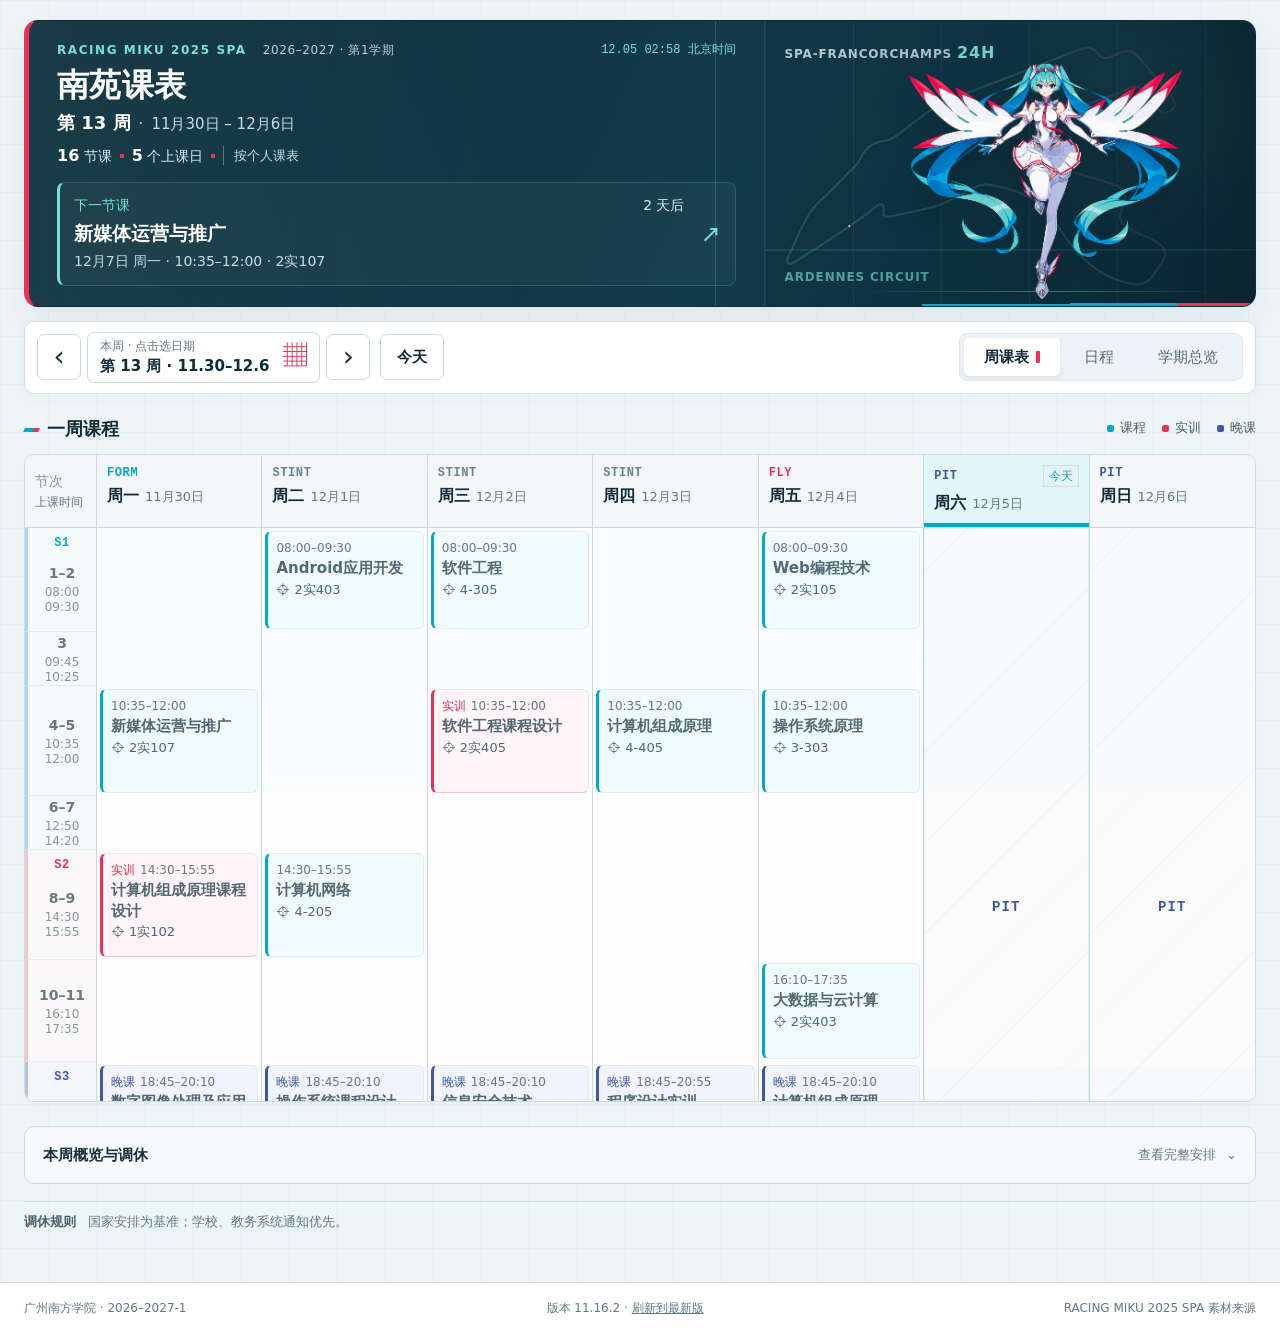
<file: index.html>
<!doctype html>
<html lang="zh-CN">
  <head>
    <meta charset="UTF-8" />
    <meta name="viewport" content="width=device-width, initial-scale=1, viewport-fit=cover" />
    <meta name="app-release" content="2026-11-16.2" />
    <meta name="theme-color" content="#17242d" />
    <meta name="apple-mobile-web-app-capable" content="yes" />
    <meta name="apple-mobile-web-app-status-bar-style" content="black-translucent" />
    <meta name="apple-mobile-web-app-title" content="南苑课表" />
    <meta name="description" content="南苑课表 · 2026-2027-1｜计算机科学与技术专业课程表。" />
    <link rel="icon" href="./icons/course-schedule-512.png" type="image/png" />
    <link rel="manifest" href="./manifest.webmanifest?v=9" />
    <link rel="apple-touch-icon" href="./icons/course-schedule-192.png" />
    <link rel="stylesheet" href="./styles.css?v=9" />
    <link rel="stylesheet" href="./semester.css?v=9" />
    <title>南苑课表 · 2026-2027-1</title>
  </head>
  <body>
    <a class="skip-link" href="#scheduleSection">跳到课表</a>
    <div class="app-shell">
      <main class="page-frame page-content">
        <section class="race-masthead" aria-labelledby="raceMastheadTitle">
          <div class="race-masthead-copy">
            <div class="race-topline">
              <span class="race-kicker">RACING MIKU 2025 SPA</span>
              <span class="race-term">2026–2027 · 第1学期</span>
              <time id="liveClock" class="race-clock" datetime="" aria-label="北京时间">----.--.-- --:--:--</time>
            </div>
            <h1 id="raceMastheadTitle">南苑课表</h1>
            <div class="race-week-line">
              <strong id="weekTitle">第 2 周</strong>
              <span aria-hidden="true">·</span>
              <span id="weekRange">9 月 14 日 – 9 月 20 日</span>
            </div>
            <div class="race-meta-line" aria-label="本周课程概览">
              <span><strong id="lessonCount">—</strong> 节课</span>
              <i aria-hidden="true"></i>
              <span><strong id="classDayCount">—</strong> 个上课日</span>
              <i aria-hidden="true"></i>
              <span id="weekStatus" class="fact-status">按个人课表</span>
            </div>
            <button id="nextLessonButton" class="next-lesson" type="button" aria-label="查看下一节课程详情" disabled>
              <span class="next-lesson-main">
                <span class="next-lesson-top"><span id="nextLessonLabel">下一节课</span><span id="nextLessonStatus"></span></span>
                <strong id="nextLesson">正在读取课程</strong>
                <span id="nextLessonMeta" class="next-lesson-meta"></span>
              </span>
              <span class="next-lesson-arrow" aria-hidden="true">↗</span>
            </button>
            <div id="phaseStrip" class="race-phase-strip" aria-label="一周节奏">
              <span class="phase-segment formation" data-phase-key="formation"><b>MON</b><span>FORMATION LAP</span></span>
              <span class="phase-segment stint" data-phase-key="stint"><b>TUE–THU</b><span>RACE STINT</span></span>
              <span class="phase-segment flying" data-phase-key="flying"><b>FRI</b><span>FLYING LAP</span></span>
              <span class="phase-segment pit" data-phase-key="pit"><b>WEEKEND</b><span>PIT</span></span>
            </div>
          </div>
          <div class="race-masthead-art" aria-label="Spa-Francorchamps 赛道线稿与赛车初音 2025 SPA 透明立绘">
            <div class="circuit-watermark" aria-hidden="true">
              <img class="spa-track-outline" src="./assets/spa-francorchamps-track-outline.svg" alt="" loading="lazy" decoding="async" />
              <svg id="trackTelemetry" class="track-telemetry" viewBox="0 0 1415.7909 875.29749" preserveAspectRatio="xMinYMid meet">
                <g id="trackTelemetryGeometry" class="track-telemetry-geometry" transform="translate(2047.7528,-153.52072)"></g>
                <g id="trackTelemetryMarkerLayer" class="track-telemetry-marker-layer" transform="translate(2047.7528,-153.52072)">
                  <circle id="trackMarkerGlow" class="track-marker-glow" cx="0" cy="0" r="5.5" />
                  <circle id="trackMarker" class="track-marker" cx="0" cy="0" r="2.2" />
                </g>
              </svg>
              <span class="circuit-watermark-label">SPA-FRANCORCHAMPS <strong>24H</strong></span>
              <span class="circuit-watermark-sub">ARDENNES CIRCUIT</span>
            </div>
            <div class="hero-figure-bay">
              <img class="official-driver" src="./assets/racing-miku-2025-spa-cutout-trim.png" alt="赛车初音 2025 SPA 透明立绘" fetchpriority="high" decoding="async" />
            </div>
            <div id="telemetryToast" class="telemetry-toast" hidden aria-hidden="true">
              <span id="telemetryToastKicker" class="telemetry-toast-kicker">S1</span>
              <strong id="telemetryToastValue" class="telemetry-toast-value">—.---</strong>
              <span id="telemetryToastStatus" class="telemetry-toast-status">YELLOW</span>
              <span id="telemetryAnnouncement" class="sr-only"></span>
            </div>
          </div>
        </section>

        <section class="week-toolbar" aria-label="周次控制">
          <div class="toolbar-actions">
            <div class="week-navigation" aria-label="选择教学周">
              <button id="previousWeek" class="week-arrow" type="button" aria-label="上一周" title="上一周（←）">‹</button>
            <div class="calendar-control">
              <button id="calendarButton" class="calendar-button" type="button" aria-haspopup="dialog" aria-expanded="false" aria-controls="weekCalendar">
                <span id="calendarButtonKicker" class="calendar-button-kicker">选择教学周</span>
                <span id="calendarButtonLabel">第 2 周 · 9月14日–9月20日</span>
                <span class="calendar-glyph" aria-hidden="true">▦</span>
              </button>
              <dialog id="weekCalendar" class="week-calendar" aria-label="2026–2027学年第1学期教学周日历">
                <div class="week-calendar-head">
                  <div>
                    <strong>教学周日历</strong>
                    <span>2026–2027 · 第1学期 · 共17周</span>
                  </div>
                  <button id="closeCalendar" class="calendar-close" type="button" aria-label="关闭教学周日历">×</button>
                </div>
                <div class="calendar-legend" aria-label="日期标记说明">
                  <span><i class="legend-selected" aria-hidden="true"></i>所选周</span>
                  <span><i class="legend-holiday" aria-hidden="true"></i>休假</span>
                  <span><i class="legend-adjusted" aria-hidden="true"></i>调休</span>
                  <span class="calendar-legend-note">仅显示本学期日期</span>
                </div>
                <div class="calendar-month-toolbar">
                  <button id="calendarMonthPrev" class="calendar-month-nav" type="button" aria-label="上一个月">‹</button>
                  <strong id="calendarMonthLabel">2026年9月</strong>
                  <button id="calendarMonthNext" class="calendar-month-nav" type="button" aria-label="下一个月">›</button>
                </div>
                <div class="calendar-weekdays" aria-hidden="true">
                  <span>一</span><span>二</span><span>三</span><span>四</span><span>五</span><span>六</span><span>日</span>
                </div>
                <div id="calendarGrid" class="calendar-grid month-calendar-grid" aria-label="月份日期"></div>
                <p class="calendar-note">国家安排为基准；学校、教务系统通知优先。</p>
              </dialog>
            </div>
              <button id="nextWeek" class="week-arrow" type="button" aria-label="下一周" title="下一周（→）">›</button>
            </div>
            <button id="todayButton" class="today-button" type="button">今天</button>
            <div class="view-switch" role="group" aria-label="视图模式">
              <button id="weekViewButton" class="view-button is-active" type="button" aria-pressed="true">周课表</button>
              <button id="dayViewButton" class="view-button" type="button" aria-pressed="false">日程</button>
              <button id="semesterViewButton" class="view-button" type="button" aria-pressed="false">学期总览</button>
            </div>
          </div>
        </section>

        <section id="adjustmentBanner" class="adjustment-banner" aria-live="polite" hidden>
          <span id="adjustmentBannerLabel" class="adjustment-label">安排</span>
          <div class="adjustment-copy">
            <strong id="adjustmentBannerTitle">本周有调整</strong>
            <span id="adjustmentBannerText"></span>
          </div>
        </section>

        <section id="scheduleSection" class="schedule-section" aria-labelledby="scheduleTitle">
          <div class="section-heading">
            <div class="section-heading-title">
              <h2 id="scheduleTitle" tabindex="-1">周课表</h2>

            </div>
            <div class="course-legend" aria-label="课程颜色"><span class="legend-lecture">课程</span><span class="legend-practice">实训</span><span class="legend-night">晚课</span></div>
          </div>

          <div class="schedule-scroll" tabindex="0" role="region" aria-label="周课表，可上下或左右滚动，点击课程查看详情">
            <div class="schedule-table">
              <div class="weekday-row" id="weekdayRow"></div>
              <div class="schedule-body">
                <div class="time-rail" id="timeRail" aria-hidden="true"></div>
                <div class="schedule-grid" id="scheduleGrid"></div>
              </div>
            </div>
          </div>
          <p class="scroll-hint">左右滑动查看整周，点课程查看详情</p>

          <nav id="dayPicker" class="day-picker" aria-label="选择查看日期"></nav>
          <div class="mobile-day-list" id="mobileDayList"></div>
          <p class="mobile-gesture-hint">左右滑动切换日期</p>
          <div id="semesterPanel" hidden>
            <p class="semester-note">第 1–17 周 · 红色为周五晚课 · 点击周标题查看详情</p>
            <div id="semesterGrid" class="semester-grid"></div>
          </div>
          <p id="scheduleAnnouncement" class="sr-only" role="status" aria-live="polite"></p>
        </section>

        <div id="installAppHint" class="install-app-hint" hidden aria-live="polite">
          <span id="installAppHintCopy"><strong>下次更快</strong> 把课表添加到手机桌面</span>
          <button id="installAppButton" type="button">快捷添加到桌面</button>
        </div>

        <details class="schedule-extras">
          <summary><span>本周概览与调休</span><span class="extras-hint">查看完整安排 <span aria-hidden="true">⌄</span></span></summary>
        <section class="secondary-grid" aria-label="课表辅助信息">
          <article class="summary-panel" aria-labelledby="weekOverviewTitle">
            <div class="panel-heading">
              <div>
                <h2 id="weekOverviewTitle">本周安排</h2>
              </div>
              <div class="overview-mascot-slot" aria-hidden="true">
                <img class="overview-mascot" src="./assets/racing-miku-2025-spa-pose-03-trim.png" alt="" loading="lazy" decoding="async" />
              </div>
            </div>
            <div class="overview-body">
              <div id="weekOverview" class="overview-list"></div>
            </div>
          </article>

          <article id="noticeSection" class="summary-panel notice-panel" aria-labelledby="noticeTitle">
            <div class="panel-heading">
              <div>
                <h2 id="noticeTitle">调休</h2>
              </div>
              <div class="panel-heading-side">
                <img id="noticeMascot" class="panel-mascot panel-mascot-chibi" src="./assets/racing-miku-2025-spa-chibi-trim.png" alt="" aria-hidden="true" loading="lazy" decoding="async" />
                <div class="notice-links">
                  <a id="noticeSourceLink" class="text-link" href="https://www.gov.cn/zhengce/content/202511/content_7047090.htm" target="_blank" rel="noopener noreferrer">查看原通知</a>
                </div>
              </div>
            </div>
            <div id="officialAdjustmentList" class="notice-list"></div>
          </article>
        </section>

        </details>
        <section class="data-note" aria-label="调休规则">
          <span class="data-note-label">调休规则</span>
          <p>国家安排为基准；学校、教务系统通知优先。</p>
        </section>
      </main>

      <footer class="site-footer">
        <div class="page-frame footer-inner">
          <span>广州南方学院 · 2026–2027-1</span>
          <span>版本 11.16.2 · <a href="./repair-cache.html?release=10">刷新到最新版</a></span>
          <a class="source-credit" href="https://www.goodsmileracing.com/cn/racingmiku2025_spa/" target="_blank" rel="noopener noreferrer">RACING MIKU 2025 SPA 素材来源</a>
        </div>
      </footer>
    </div>

    <dialog id="lessonDialog" class="lesson-dialog" aria-labelledby="lessonDialogTitle">
      <button id="closeDialog" class="dialog-close" type="button" aria-label="关闭课程详情">×</button>
      <div id="dialogContent"></div>
    </dialog>

    <dialog id="installGuideDialog" class="install-guide-dialog" aria-labelledby="installGuideTitle">
      <button id="closeInstallGuide" class="dialog-close" type="button" aria-label="关闭添加到桌面说明">×</button>
      <h2 id="installGuideTitle">把南苑课表放到桌面</h2>
      <p>下次不用再输入网址，直接点击手机桌面上的图标即可打开。</p>
      <ul>
        <li id="iosInstallSteps"><strong>iPhone：</strong>在 Safari 点“分享” → “添加到主屏幕”。</li>
        <li id="androidInstallSteps" hidden><strong>Android：</strong>Chrome 点右上角“⋮” → “安装应用”；如果没有，就选“添加到桌面”。</li>
        <li id="embeddedAndroidInstallSteps" hidden><strong>微信/QQ 内打开：</strong>先点右上角“⋮”选择“在浏览器中打开”，再按 Android 步骤添加。</li>
      </ul>
    </dialog>

    <script src="./official-adjustments.js?v=9"></script>
    <script src="./app.js?v=10"></script>
    <script src="./semester.js?v=9"></script>
    <script src="./pwa.js?v=10"></script>
  </body>
</html>
</file>
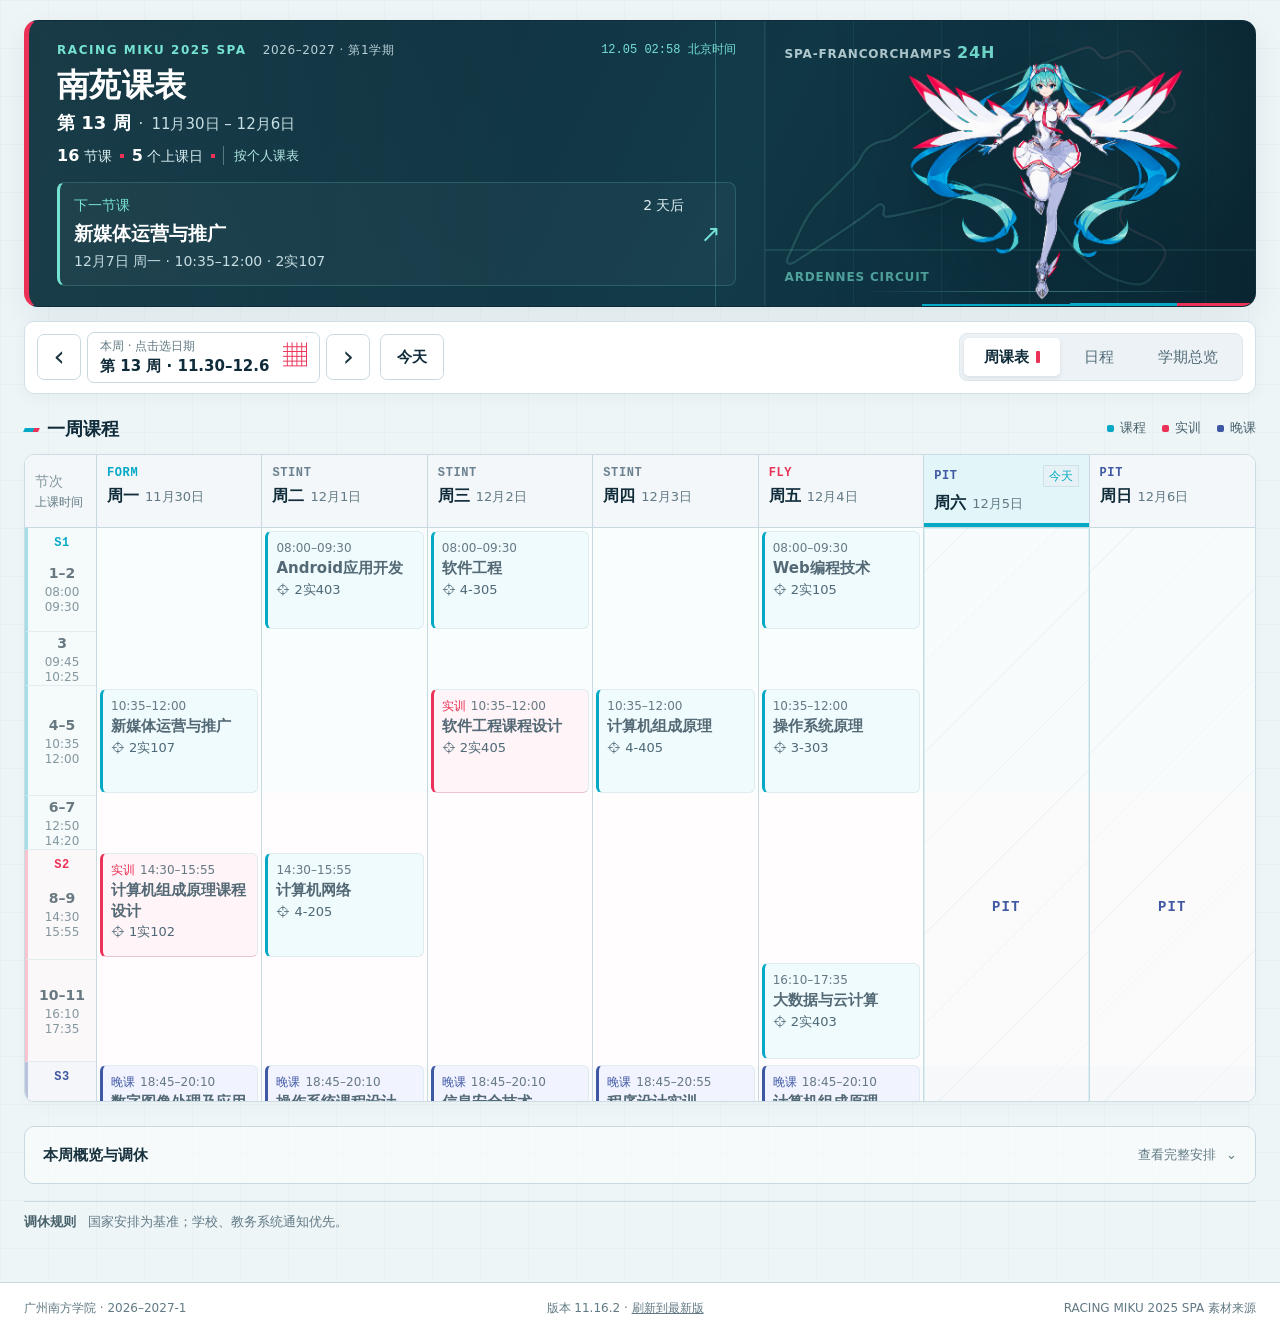
<file: repair-cache.html>
<!doctype html>
<html lang="zh-CN">
<head>
<meta charset="utf-8"><meta name="viewport" content="width=device-width,initial-scale=1">
<meta name="theme-color" content="#0c8c89"><title>刷新南苑课表</title>
<style>
:root{font-family:system-ui,sans-serif;color:#163532;background:#f0f8f7;color-scheme:light}body{margin:0;min-height:100svh;display:grid;place-items:center;padding:24px;box-sizing:border-box}main{max-width:420px;background:white;border-top:5px solid #11aaa3;border-radius:18px;padding:32px;box-shadow:0 12px 48px #12554a12}small{color:#087c77;letter-spacing:.08em}h1{font-size:26px}p{line-height:1.8;color:#526865}button,a{font:inherit}button{border:0;border-radius:12px;background:#087c77;color:white;padding:13px 20px;cursor:pointer}a{color:#087c77}button:focus-visible,a:focus-visible{outline:3px solid #e16b9a;outline-offset:4px}[hidden]{display:none}
</style>
</head>
<body><main><small>NANYUAN · COURSE SCHEDULE</small><h1>刷新到最新版</h1><p id="status" role="status" aria-live="polite">正在连接最新版课表…</p><p>此操作只清理课表的离线页面缓存，保留你的个人设置。请在出现问题的浏览器中打开本页。</p><button id="retry" hidden>重新尝试</button><p><a href="./">返回课表</a></p></main>
<script>
(() => {
  const status = document.getElementById("status");
  const retry = document.getElementById("retry");
  const run = async () => {
    retry.hidden = true;
    status.textContent = "正在连接最新版课表…";
    const base = new URL("./", location.href);
    const fresh = new URL("index.html", base);
    fresh.searchParams.set("__refresh", String(Date.now()));
    const controller = new AbortController();
    const timeout = setTimeout(() => controller.abort(), 12000);
    try {
      const response = await fetch(fresh.href, {cache: "no-store", signal: controller.signal});
      if (!response.ok || new URL(response.url).origin !== location.origin) throw new Error("unavailable");
      const html = await response.text();
      const page = new DOMParser().parseFromString(html, "text/html");
      if (page.querySelector('meta[name="app-release"]')?.content !== "2026-11-16.2") throw new Error("stale");
      status.textContent = "已连接最新版，正在清理旧页面…";
      if ("serviceWorker" in navigator) {
        const registrations = await navigator.serviceWorker.getRegistrations();
        await Promise.all(registrations.filter((item) => item.scope === base.href).map(async (item) => {
          if (!await item.unregister()) throw new Error("unregister failed");
        }));
      }
      if ("caches" in window) {
        const names = await caches.keys();
        await Promise.all(names.filter((name) => name.startsWith("nanyuan-course-") || name.startsWith("cs26-shell-")).map((name) => caches.delete(name)));
      }
      const destination = new URL("./", base);
      destination.searchParams.set("__refresh", String(Date.now()));
      location.replace(destination.href);
    } catch {
      status.textContent = "暂时未能完成刷新。请确认网络连接后重试；如果仍然失败，请把当前网址和设备型号发给我们。";
      retry.hidden = false;
    } finally { clearTimeout(timeout); }
  };
  retry.addEventListener("click", run);
  run();
})();
</script></body></html>
</file>
<file: styles.css>
:root {
  color-scheme: light;
  --ink: #17313d;
  --ink-soft: #48616b;
  --muted: #617984;
  --faint: #84979f;
  --line: #c8d9df;
  --line-soft: #e3edf0;
  --paper: #ffffff;
  --canvas: #edf5f7;
  --deep: #102c3a;
  --blue: #06a9c5;
  --blue-soft: #e7f8fb;
  --orange: #eb3157;
  --orange-soft: #fff0f3;
  --night: #3f58a4;
  --night-soft: #eef1ff;
  --aqua: #76e2d3;
  --period-rows: 6.5rem 3.375rem 6.875rem 3.375rem 6.875rem 6.375rem 7rem 7rem;
  --table-height: 47.375rem;
  --page-width: 1600px;
}

* { box-sizing: border-box; }

html { scroll-behavior: smooth; }

body {
  min-width: 320px;
  margin: 0;
  color: var(--ink);
  background-color: var(--canvas);
  background-image:
    linear-gradient(rgba(16, 44, 58, .025) 1px, transparent 1px),
    linear-gradient(90deg, rgba(16, 44, 58, .025) 1px, transparent 1px);
  background-size: 36px 36px;
  font-family: "PingFang SC", "Microsoft YaHei", "Noto Sans SC", system-ui, sans-serif;
  font-size: 17px;
  line-height: 1.5;
}

button,
select { font: inherit; }

button { cursor: pointer; }

a { color: inherit; }

.page-frame {
  width: min(var(--page-width), calc(100% - 48px));
  margin-right: auto;
  margin-left: auto;
}

.app-shell {
  position: relative;
  z-index: 1;
  min-height: 100vh;
}

/* On very wide screens, use restrained telemetry seams instead of detached
   track cards. The content frame remains the visual anchor. */
@media (min-width: 1900px) {
  body::before,
  body::after {
    position: fixed;
    top: 86px;
    bottom: 86px;
    z-index: 0;
    width: 28px;
    pointer-events: none;
    border-top: 0;
    border-bottom: 0;
    content: "";
    opacity: .72;
    background:
      repeating-linear-gradient(180deg, transparent 0 18px, rgba(16, 44, 58, .13) 18px 19px, transparent 19px 72px),
      linear-gradient(90deg, rgba(255, 255, 255, .42), rgba(255, 255, 255, 0));
  }

  body::before {
    left: max(16px, calc(50% - (var(--page-width) / 2) - 54px));
    border-left: 2px solid rgba(6, 169, 197, .26);
  }

  body::after {
    right: max(16px, calc(50% - (var(--page-width) / 2) - 54px));
    border-right: 2px solid rgba(235, 49, 87, .24);
    background: repeating-linear-gradient(180deg, transparent 0 18px, rgba(16, 44, 58, .13) 18px 19px, transparent 19px 72px), linear-gradient(270deg, rgba(255, 255, 255, .42), rgba(255, 255, 255, 0));
  }
}

.skip-link {
  position: fixed;
  top: 8px;
  left: 12px;
  z-index: 10;
  padding: 6px 10px;
  color: #fff;
  background: var(--deep);
  transform: translateY(-150%);
}

.skip-link:focus { transform: translateY(0); }

.page-content { margin-top: 16px; margin-bottom: 40px; }

.race-masthead {
  position: relative;
  display: grid;
  grid-template-columns: minmax(0, .84fr) minmax(0, 1.16fr);
  min-height: 320px;
  overflow: hidden;
  border: 1px solid var(--deep);
  border-left: 5px solid var(--orange);
  color: #fff;
  background: linear-gradient(116deg, #102c3a 0%, #123b4a 58%, #0c2c3b 100%);
}

.race-masthead::before,
.race-masthead::after {
  position: absolute;
  z-index: 0;
  content: "";
}

.race-masthead::before {
  top: 0;
  right: 44%;
  bottom: 0;
  left: 0;
  border-right: 1px solid rgba(118, 226, 211, .16);
  background: linear-gradient(90deg, rgba(118, 226, 211, .08), rgba(118, 226, 211, 0) 72%);
}

.race-masthead::after {
  right: 0;
  bottom: 0;
  width: 185px;
  height: 3px;
  background: linear-gradient(90deg, var(--blue) 0 58%, var(--orange) 58% 100%);
}

.race-masthead-copy {
  position: relative;
  z-index: 2;
  display: flex;
  min-width: 0;
  flex-direction: column;
  justify-content: center;
  padding: 28px 34px 26px;
  border-right: 1px solid rgba(255, 255, 255, .2);
}

.race-topline {
  display: flex;
  align-items: baseline;
  justify-content: space-between;
  gap: 14px;
  min-width: 0;
}

.race-kicker {
  color: var(--aqua);
  font-size: 12px;
  font-weight: 750;
  letter-spacing: .13em;
}

.race-term {
  overflow: hidden;
  color: rgba(215, 238, 240, .7);
  font-size: 12px;
  letter-spacing: .05em;
  text-overflow: ellipsis;
  white-space: nowrap;
}

.race-clock {
  flex: 0 0 auto;
  color: var(--aqua);
  font-family: ui-monospace, SFMono-Regular, Menlo, Consolas, monospace;
  font-size: 11px;
  font-variant-numeric: tabular-nums;
  letter-spacing: .06em;
  white-space: nowrap;
}

.race-masthead-copy h1 {
  max-width: 660px;
  margin: 9px 0 5px;
  color: #fff;
  font-family: "Arial Narrow", "Noto Sans SC", system-ui, sans-serif;
  font-size: clamp(32px, 3.2vw, 44px);
  font-weight: 750;
  letter-spacing: -.02em;
  line-height: 1.08;
}

.race-week-line {
  display: flex;
  align-items: baseline;
  flex-wrap: wrap;
  gap: 8px;
  color: #c5dee2;
  font-size: 16px;
}

.race-week-line strong {
  color: #fff;
  font-size: 21px;
  font-weight: 700;
}

.race-meta-line {
  display: flex;
  align-items: center;
  flex-wrap: wrap;
  gap: 10px;
  margin-top: 18px;
  color: #d7eef0;
  font-size: 14px;
  font-weight: 500;
}

.race-meta-line strong { color: #fff; font-size: 24px; font-weight: 750; }
.race-meta-line i { width: 4px; height: 4px; background: var(--orange); }
.race-meta-line .fact-status {
  padding-left: 10px;
  border-left: 1px solid rgba(215, 238, 240, .35);
  color: var(--aqua);
  font-size: 13px;
}

.race-live-line {
  display: flex;
  min-width: 0;
  align-items: center;
  gap: 8px;
  margin-top: 15px;
  color: #d7eef0;
  font-size: 14px;
}

.live-pulse {
  width: 8px;
  height: 8px;
  flex: 0 0 auto;
  border: 2px solid var(--aqua);
  border-radius: 50%;
  box-shadow: 0 0 0 0 rgba(118, 226, 211, .45);
  animation: live-pulse 2.2s ease-out infinite;
}

.race-live-label {
  flex: 0 0 auto;
  color: var(--aqua);
  font-family: ui-monospace, SFMono-Regular, Menlo, Consolas, monospace;
  font-size: 11px;
  font-weight: 800;
  letter-spacing: .08em;
}

#nextLesson {
  min-width: 0;
  overflow: hidden;
  text-overflow: ellipsis;
  white-space: nowrap;
}

.race-phase-strip {
  display: grid;
  grid-template-columns: repeat(auto-fit, minmax(82px, 1fr));
  margin-top: 16px;
  border-top: 1px solid rgba(118, 226, 211, .24);
  border-bottom: 1px solid rgba(118, 226, 211, .24);
}

.phase-segment {
  position: relative;
  display: grid;
  min-width: 0;
  gap: 1px;
  padding: 6px 8px 7px 0;
  border-right: 1px solid rgba(118, 226, 211, .18);
  transition: background .2s ease, box-shadow .2s ease;
}

.phase-segment + .phase-segment { padding-left: 8px; }
.phase-segment:last-child { border-right: 0; }
.phase-segment b { color: rgba(215, 238, 240, .65); font-size: 10px; letter-spacing: .08em; }
.phase-segment span { overflow: hidden; color: #fff; font-size: 11px; font-weight: 700; letter-spacing: .03em; text-overflow: ellipsis; white-space: nowrap; }
.phase-segment.formation span { color: var(--aqua); }
.phase-segment.stint span { color: #d5ecf1; }
.phase-segment.flying span { color: #ff9bae; }
.phase-segment.pit span { color: #aebcf0; }
.phase-segment.adjusted span { color: #ff9bae; }
.phase-segment.is-current { box-shadow: inset 0 -2px 0 var(--blue); background: rgba(118, 226, 211, .1); }
.phase-segment.is-current b,
.phase-segment.is-current span { color: #fff; }
.phase-segment.formation.is-current { box-shadow: inset 0 -2px 0 var(--aqua); }
.phase-segment.stint.is-current { box-shadow: inset 0 -2px 0 var(--blue); }
.phase-segment.flying.is-current,
.phase-segment.pit.is-adjusted.is-current { background: rgba(235, 49, 87, .14); }
.phase-segment.flying.is-current { box-shadow: inset 0 -2px 0 var(--orange); }
.phase-segment.pit.is-current { box-shadow: inset 0 -2px 0 var(--night); }
.phase-segment.pit.is-adjusted.is-current { box-shadow: inset 0 -2px 0 var(--orange); }
.phase-segment.adjusted.is-current { box-shadow: inset 0 -2px 0 var(--orange); background: rgba(235, 49, 87, .14); }

.race-masthead-art {
  position: relative;
  min-width: 0;
  min-height: 320px;
  overflow: hidden;
  isolation: isolate;
  background: rgba(7, 27, 37, .12);
}

.race-masthead-art::before {
  position: absolute;
  inset: 0;
  z-index: 0;
  background:
    linear-gradient(90deg, rgba(118, 226, 211, .07) 0 1px, transparent 1px 100%) 0 0 / 88px 100%,
    linear-gradient(180deg, transparent 0 80%, rgba(118, 226, 211, .12) 80% 80.6%, transparent 80.6% 100%),
    radial-gradient(circle at 78% 32%, rgba(118, 226, 211, .08), transparent 34%);
  content: "";
}

.race-masthead-art::after {
  position: absolute;
  right: 0;
  bottom: 0;
  left: 0;
  z-index: 3;
  height: 2px;
  background: linear-gradient(90deg, transparent 0 32%, var(--blue) 32% 72%, var(--orange) 72% 100%);
  content: "";
}

.circuit-watermark {
  position: absolute;
  z-index: 1;
  inset: 12px 18px 11px 14px;
  pointer-events: none;
}

.spa-track-outline {
  position: absolute;
  inset: 0;
  display: block;
  width: 100%;
  height: 100%;
  object-fit: contain;
  object-position: left center;
  opacity: .12;
  filter: saturate(.92);
  transform-origin: 30% 50%;
}

.circuit-watermark-label,
.circuit-watermark-sub {
  position: absolute;
  z-index: 1;
  left: 10px;
  color: rgba(215, 238, 240, .8);
  font-size: 11px;
  font-weight: 700;
  letter-spacing: .12em;
  text-transform: uppercase;
}

.circuit-watermark-label { top: 8px; }
.circuit-watermark-label strong { color: var(--aqua); font-size: 16px; }
.circuit-watermark-sub { bottom: 4px; color: rgba(118, 226, 211, .64); font-size: 8px; }

.track-telemetry {
  position: absolute;
  inset: 0;
  z-index: 2;
  display: block;
  width: 100%;
  height: 100%;
  overflow: visible;
  pointer-events: none;
  opacity: 0;
  transition: opacity .25s ease;
}

.track-telemetry.is-ready { opacity: 1; }
.track-telemetry.is-unavailable { display: none; }

.track-telemetry-geometry path {
  fill: none;
  stroke: transparent;
  stroke-width: 1;
}

.track-marker-glow {
  fill: rgba(235, 49, 87, .32);
  opacity: .48;
  animation: telemetry-marker-pulse 1.6s ease-in-out infinite;
}

.track-marker {
  fill: var(--orange);
  stroke: rgba(255, 255, 255, .74);
  stroke-width: 1;
  vector-effect: non-scaling-stroke;
  filter: drop-shadow(0 0 2px rgba(235, 49, 87, .58));
}

.telemetry-toast {
  position: absolute;
  right: 15px;
  bottom: 12px;
  z-index: 4;
  display: inline-flex;
  align-items: baseline;
  gap: 7px;
  padding: 4px 7px 4px 8px;
  border-left: 2px solid var(--aqua);
  color: rgba(235, 249, 249, .92);
  background: rgba(7, 27, 37, .48);
  font-family: ui-monospace, SFMono-Regular, Menlo, Consolas, monospace;
  font-size: 9px;
  font-variant-numeric: tabular-nums;
  opacity: 0;
  transform: translate3d(0, 4px, 0);
  transition: opacity .18s ease, transform .18s ease;
  pointer-events: none;
}

.telemetry-toast.is-visible { opacity: .86; transform: translate3d(0, 0, 0); }
.telemetry-toast-kicker { color: var(--aqua); font-size: 8px; font-weight: 800; letter-spacing: .08em; }
.telemetry-toast-value { color: #fff; font-weight: 700; }
.telemetry-toast-status { color: #f5d87b; font-size: 8px; font-weight: 800; letter-spacing: .06em; }
.telemetry-toast.is-purple { border-color: #c486ff; }
.telemetry-toast.is-purple .telemetry-toast-status { color: #d9aaff; }
.telemetry-toast.is-green { border-color: #63d6a2; }
.telemetry-toast.is-green .telemetry-toast-status { color: #8ee8bd; }
.telemetry-toast.is-yellow { border-color: #f0c65c; }
.telemetry-toast.is-yellow .telemetry-toast-status { color: #f5d87b; }
.telemetry-toast[hidden] { display: none; }

.hero-figure-bay {
  position: absolute;
  top: 0;
  right: 0;
  bottom: 0;
  z-index: 2;
  width: 58%;
  min-width: 0;
  min-height: 320px;
  overflow: visible;
  border-left: 1px solid rgba(118, 226, 211, .18);
  background: linear-gradient(90deg, rgba(16, 44, 58, 0), rgba(16, 44, 58, .12) 55%, rgba(8, 29, 39, .38));
}

.hero-figure-bay::before {
  position: absolute;
  right: 8%;
  bottom: 14px;
  left: 7%;
  height: 1px;
  background: linear-gradient(90deg, transparent, rgba(118, 226, 211, .42), transparent);
  content: "";
}

.official-driver {
  position: absolute;
  right: -8px;
  bottom: -30px;
  z-index: 3;
  display: block;
  width: min(135%, 500px);
  height: 350px;
  object-fit: contain;
  object-position: center bottom;
  filter: drop-shadow(0 18px 18px rgba(2, 18, 26, .28));
  transform-origin: 75% 100%;
  transition: transform .32s ease, filter .32s ease;
}

.race-masthead:hover .official-driver { transform: translate3d(-5px, -2px, 0) scale(1.015) rotate(-.7deg); }

.week-toolbar {
  display: flex;
  justify-content: space-between;
  align-items: center;
  gap: 24px;
  margin-top: 18px;
  padding: 12px 0 13px;
  border-top: 1px solid var(--line);
  border-bottom: 1px solid var(--line);
  background: var(--paper);
  position: sticky;
  top: 0;
  z-index: 6;
  box-shadow: 0 5px 14px rgba(16, 44, 58, .06);
}

.toolbar-title {
  display: flex;
  align-items: baseline;
  gap: 10px;
  margin-right: auto;
  min-height: 34px;
  padding: 5px 24px 5px 16px;
  border-left: 3px solid var(--aqua);
  color: var(--muted);
  font-size: 14px;
  white-space: nowrap;
}

.toolbar-kicker {
  color: var(--deep);
  font-family: ui-monospace, SFMono-Regular, Menlo, Consolas, monospace;
  font-size: 11px;
  font-weight: 800;
  letter-spacing: .1em;
}

.toolbar-actions { display: flex; align-items: center; gap: 8px; }

.view-switch {
  display: inline-flex;
  margin-left: 10px;
  border-left: 1px solid var(--line);
  padding-left: 10px;
}

.view-button {
  min-height: 30px;
  padding: 3px 9px;
  border: 0;
  border-bottom: 2px solid transparent;
  color: var(--muted);
  background: transparent;
  font-size: 14px;
}

.view-button:hover,
.view-button:focus-visible { color: var(--deep); outline: none; }
.view-button.is-active { border-bottom-color: var(--orange); color: var(--deep); font-weight: 700; }

.today-button,
.calendar-button {
  height: 34px;
  border: 1px solid var(--line);
  border-radius: 0;
  color: var(--ink);
  background: var(--paper);
}

.calendar-control { position: relative; z-index: 8; }

.calendar-button {
  position: relative;
  display: grid;
  min-width: 272px;
  height: 46px;
  grid-template-columns: minmax(0, 1fr) auto;
  grid-template-rows: auto auto;
  align-items: center;
  column-gap: 12px;
  padding: 5px 10px 6px 12px;
  text-align: left;
}

.calendar-button:hover,
.calendar-button:focus-visible,
.today-button:hover,
.today-button:focus-visible {
  border-color: var(--blue);
  outline: none;
  background: var(--blue-soft);
}

.calendar-button-kicker {
  grid-column: 1;
  color: var(--faint);
  font-family: ui-monospace, SFMono-Regular, Menlo, Consolas, monospace;
  font-size: 10px;
  font-weight: 800;
  letter-spacing: .06em;
  line-height: 1.2;
  text-transform: uppercase;
}

.calendar-button > span:nth-child(2) {
  grid-column: 1;
  overflow: hidden;
  color: var(--deep);
  font-size: 14px;
  font-weight: 700;
  line-height: 1.25;
  text-overflow: ellipsis;
  white-space: nowrap;
}

.calendar-glyph {
  grid-column: 2;
  grid-row: 1 / span 2;
  color: var(--orange);
  font-family: ui-monospace, SFMono-Regular, Menlo, Consolas, monospace;
  font-size: 23px;
  line-height: 1;
}

.week-calendar {
  position: absolute;
  top: calc(100% + 9px);
  left: 50%;
  z-index: 20;
  width: min(520px, calc(100vw - 28px));
  padding: 15px;
  border: 1px solid var(--line);
  border-top: 3px solid var(--blue);
  background: var(--paper);
  box-shadow: 0 16px 32px rgba(16, 44, 58, .16);
  transform: translateX(-50%);
}

.week-calendar[hidden] { display: none; }

.week-calendar-head {
  display: flex;
  align-items: flex-start;
  justify-content: space-between;
  gap: 14px;
  padding-bottom: 10px;
  border-bottom: 1px solid var(--line-soft);
}

.week-calendar-head div { display: grid; gap: 1px; }
.week-calendar-head strong { color: var(--deep); font-size: 16px; }
.week-calendar-head span { color: var(--muted); font-size: 12px; }

.calendar-close {
  width: 28px;
  height: 28px;
  border: 1px solid var(--line);
  color: var(--muted);
  background: var(--paper);
  font-size: 20px;
  line-height: 1;
}

.calendar-close:hover,
.calendar-close:focus-visible { border-color: var(--orange); color: var(--orange); outline: none; }

.calendar-legend {
  display: flex;
  align-items: center;
  flex-wrap: wrap;
  gap: 12px;
  padding: 9px 0 8px;
  color: var(--muted);
  font-size: 12px;
}

.calendar-legend span { display: inline-flex; align-items: center; gap: 5px; }
.calendar-legend i { width: 8px; height: 8px; display: inline-block; border-radius: 50%; }
.legend-holiday { background: var(--orange); }
.legend-adjusted { background: var(--blue); }
.legend-selected { background: var(--deep); }
.calendar-legend-note { margin-left: auto; color: var(--faint); }

.calendar-month-toolbar {
  display: grid;
  grid-template-columns: 34px minmax(0, 1fr) 34px;
  align-items: center;
  gap: 8px;
  margin: 2px 0 9px;
  padding-top: 9px;
  border-top: 1px solid var(--line-soft);
  text-align: center;
}

.calendar-month-toolbar strong {
  color: var(--deep);
  font-size: 15px;
  letter-spacing: .02em;
}

.calendar-month-nav {
  width: 32px;
  height: 28px;
  border: 1px solid var(--line);
  color: var(--deep);
  background: var(--paper);
  font-size: 20px;
  line-height: 1;
}

.calendar-month-nav:hover:not(:disabled),
.calendar-month-nav:focus-visible:not(:disabled) {
  border-color: var(--blue);
  color: var(--blue);
  outline: none;
  background: var(--blue-soft);
}

.calendar-month-nav:disabled {
  cursor: not-allowed;
  opacity: .35;
}

.calendar-weekdays {
  display: grid;
  grid-template-columns: repeat(7, minmax(0, 1fr));
  gap: 4px;
  padding: 0 2px 5px;
  color: var(--faint);
  font-family: ui-monospace, SFMono-Regular, Menlo, Consolas, monospace;
  font-size: 10px;
  font-weight: 800;
  letter-spacing: .06em;
  text-align: center;
}

.calendar-grid {
  display: grid;
  grid-template-columns: repeat(7, minmax(0, 1fr));
  gap: 4px;
  padding: 0 2px 2px;
}

.month-day {
  position: relative;
  display: flex;
  min-width: 0;
  min-height: 62px;
  flex-direction: column;
  align-items: flex-start;
  justify-content: space-between;
  padding: 8px 8px 7px;
  border: 1px solid var(--line-soft);
  border-radius: 2px;
  color: var(--ink);
  background: #fff;
  text-align: left;
  transition: border-color .18s ease, background .18s ease, transform .18s ease, box-shadow .18s ease;
}

.month-day:hover:not(:disabled),
.month-day:focus-visible:not(:disabled) {
  z-index: 1;
  border-color: var(--blue);
  outline: none;
  background: var(--blue-soft);
  box-shadow: 0 4px 10px rgba(16, 44, 58, .08);
  transform: translateY(-1px);
}

.month-day:disabled {
  cursor: default;
  color: #b7c4c8;
  background: #fafcfc;
}

.month-day.is-adjacent { opacity: .44; }
.month-day-number {
  color: var(--deep);
  font-size: 14px;
  font-weight: 700;
  line-height: 1;
}

.month-day.is-adjacent .month-day-number { color: var(--faint); }
.month-week-code {
  position: absolute;
  top: 7px;
  right: 7px;
  color: var(--muted);
  font-family: ui-monospace, SFMono-Regular, Menlo, Consolas, monospace;
  font-size: 9px;
  font-weight: 800;
  letter-spacing: .03em;
}

.month-day-tag {
  display: inline-flex;
  max-width: 100%;
  padding: 2px 4px;
  color: var(--muted);
  background: #f1f6f7;
  font-size: 9px;
  line-height: 1.2;
  white-space: nowrap;
}

.month-day.is-selected-week { border-color: #9bcfd7; background: #effbfc; }
.month-day.is-selected-week::after {
  position: absolute;
  right: -1px;
  bottom: -1px;
  left: -1px;
  height: 2px;
  content: "";
  background: var(--deep);
}

.month-day.is-today { outline: 2px solid var(--blue); outline-offset: -2px; }
.month-day.is-adjusted { border-color: #f0acbd; background: var(--orange-soft); }
.month-day.is-adjusted .month-day-tag { color: var(--orange); background: #ffe0e7; }
.month-day.is-holiday { border-color: #f0c5ce; background: #fff7f8; }
.month-day.is-holiday .month-day-tag { color: var(--orange); background: #ffe7eb; }

.calendar-note {
  margin: 10px 0 0;
  color: var(--faint);
  font-size: 12px;
}

.today-button {
  padding: 0 12px;
  color: var(--deep);
  background: var(--paper);
  font-size: 14px;
  font-weight: 650;
}

.adjustment-banner {
  display: flex;
  align-items: baseline;
  flex-wrap: wrap;
  gap: 10px;
  margin-top: 16px;
  padding: 14px 0 13px 16px;
  border-top: 2px solid var(--orange);
  border-bottom: 1px solid var(--line);
  color: #6f2d42;
  background: linear-gradient(90deg, var(--orange-soft), rgba(255, 240, 243, 0) 72%);
}

.adjustment-banner[hidden] { display: none; }

.adjustment-label {
  padding: 0 10px 0 0;
  color: var(--orange);
  border-right: 1px solid #efb4c1;
  background: transparent;
  font-size: 14px;
  font-weight: 700;
  letter-spacing: .06em;
  line-height: 1.4;
}

.adjustment-copy { display: flex; align-items: baseline; flex-wrap: wrap; gap: 8px; }
.adjustment-copy strong { font-size: 16px; }
.adjustment-copy span { color: #7f4554; font-size: 14px; }

.schedule-section { margin-top: 32px; }

.schedule-section.is-switching.is-forward .schedule-scroll,
.schedule-section.is-switching.is-forward .mobile-day-list,
.schedule-section.is-switching.is-forward + .secondary-grid { animation: section-arrive-forward .38s ease both; }
.schedule-section.is-switching.is-back .schedule-scroll,
.schedule-section.is-switching.is-back .mobile-day-list,
.schedule-section.is-switching.is-back + .secondary-grid { animation: section-arrive-back .38s ease both; }

.section-heading {
  display: flex;
  align-items: center;
  justify-content: space-between;
  gap: 18px;
  margin-bottom: 16px;
  padding-bottom: 9px;
  padding-left: 10px;
  border-left: 4px solid var(--blue);
  border-bottom: 1px solid var(--line-soft);
}

.section-heading-title {
  display: flex;
  min-width: 0;
  align-items: center;
  gap: 18px;
}

.section-mascot {
  display: block;
  flex: 0 0 auto;
  width: 204px;
  height: 136px;
  margin: 0 4px 0 0;
  object-fit: contain;
  object-position: center bottom;
  filter: drop-shadow(0 5px 5px rgba(16, 44, 58, .12));
  transform-origin: 50% 100%;
  transition: transform .24s ease, filter .24s ease;
}

.section-heading-title:hover .section-mascot,
.section-heading-title:focus-within .section-mascot { transform: translate3d(2px, -3px, 0) rotate(-2deg); filter: drop-shadow(0 9px 8px rgba(16, 44, 58, .18)); }

.section-heading h2,
.panel-heading h2 {
  margin: 1px 0 0;
  color: var(--deep);
  font-family: "Noto Serif SC", "Songti SC", "STSong", serif;
  font-size: 23px;
  font-weight: 750;
  letter-spacing: -.025em;
}

.section-heading h2::before,
.panel-heading h2::before {
  display: inline-block;
  width: 15px;
  height: 4px;
  margin-right: 8px;
  background: linear-gradient(90deg, var(--blue) 0 62%, var(--orange) 62% 100%);
  content: "";
  transform: skewX(-25deg);
  vertical-align: middle;
}

.schedule-scroll {
  overflow-x: auto;
  border: 1px solid #aab8be;
  background: var(--paper);
  scrollbar-color: #aebdc5 transparent;
  scrollbar-width: thin;
}

.schedule-table { min-width: 1264px; }

.weekday-row {
  display: grid;
  grid-template-columns: 88px repeat(7, minmax(168px, 1fr));
  border-bottom: 1px solid var(--line);
}

.grid-corner,
.weekday-cell {
  min-height: 82px;
  padding: 12px 14px;
  background: #f7f9fa;
}

.grid-corner {
  position: sticky;
  left: 0;
  z-index: 4;
  display: grid;
  align-content: center;
  gap: 1px;
  border-right: 1px solid var(--line);
  color: var(--faint);
  font-size: 14px;
}

.grid-corner small { color: #a5b0b6; font-size: 12px; }

.weekday-cell {
  display: block;
  cursor: pointer;
  border-right: 1px solid var(--line);
  transition: background .18s ease, box-shadow .18s ease;
}

.weekday-cell:last-child { border-right: 0; }
.weekday-cell:hover,
.weekday-cell:focus-visible { outline: none; background: #edf7f8; box-shadow: inset 0 -4px 0 var(--blue); }
.weekday-cell.is-today { background: #eef6f8; box-shadow: inset 0 -4px 0 var(--blue); }
.weekday-cell.is-adjusted { background: #fff2f5; box-shadow: inset 0 -3px 0 var(--orange); }
.weekday-cell.is-holiday { background: #fff7f8; box-shadow: inset 0 -3px 0 var(--orange); }
.weekday-topline {
  display: flex;
  overflow: hidden;
  min-width: 0;
  align-items: center;
  justify-content: space-between;
  gap: 7px;
  min-height: 15px;
}

.weekday-main { display: grid; gap: 1px; margin-top: 6px; }
.day-name { color: var(--deep); font-size: 18px; font-weight: 750; }
.day-date { color: var(--muted); font-size: 14px; }

.day-phase {
  display: inline-flex;
  flex: 1 1 auto;
  min-width: 0;
  align-items: baseline;
  gap: 5px;
  overflow: hidden;
  color: var(--muted);
  font-family: ui-monospace, SFMono-Regular, Menlo, Consolas, monospace;
  line-height: 1;
  text-overflow: ellipsis;
  white-space: nowrap;
}

.day-phase b { overflow: hidden; font-size: 10px; letter-spacing: .05em; text-overflow: ellipsis; }
.day-phase em { color: inherit; font-family: inherit; font-size: 11px; font-style: normal; }
.day-phase.formation { color: var(--blue); }
.day-phase.stint { color: #6c8190; }
.day-phase.flying { color: var(--orange); }
.day-phase.pit { color: var(--night); }
.day-phase.adjusted { color: var(--orange); }

.day-note {
  flex: 0 1 auto;
  max-width: 78px;
  overflow: hidden;
  padding: 1px 5px;
  border: 1px solid var(--line-soft);
  color: var(--faint);
  background: #f5f7f7;
  font-size: 12px;
  text-overflow: ellipsis;
  white-space: nowrap;
}

.weekday-cell.is-today .day-note { color: var(--blue); border-color: #cfe2e8; background: #e5f1f4; }
.weekday-cell.is-adjusted .day-note { color: var(--orange); border-color: #efb4c1; background: var(--orange-soft); }

.schedule-body { display: grid; grid-template-columns: 88px minmax(1176px, 1fr); }

.time-rail,
.day-column { display: grid; grid-template-rows: var(--period-rows); }

.time-rail {
  position: sticky;
  left: 0;
  z-index: 3;
  background: #fbfcfc;
  border-right: 1px solid var(--line);
}

.time-slot {
  position: relative;
  display: grid;
  align-content: center;
  gap: 1px;
  padding: 0 7px;
  border-left: 3px solid transparent;
  border-bottom: 1px solid var(--line-soft);
  color: var(--faint);
  text-align: center;
}

.time-slot.session-start { padding-top: 18px; }
.slot-session {
  position: absolute;
  top: 6px;
  right: 6px;
  left: 6px;
  overflow: hidden;
  color: var(--deep);
  font-family: ui-monospace, SFMono-Regular, Menlo, Consolas, monospace;
  font-size: 10px;
  font-weight: 800;
  letter-spacing: .04em;
  text-overflow: ellipsis;
  white-space: nowrap;
}

.time-slot.session-s1 .slot-session { color: var(--blue); }
.time-slot.session-s2 .slot-session { color: var(--orange); }
.time-slot.session-s3 .slot-session { color: var(--night); }

.time-slot:nth-child(-n+4) { border-left-color: rgba(6, 169, 197, .34); background: rgba(6, 169, 197, .025); }
.time-slot:nth-child(n+5):nth-child(-n+6) { border-left-color: rgba(235, 49, 87, .26); background: rgba(235, 49, 87, .02); }
.time-slot:nth-child(n+7) { border-left-color: rgba(63, 88, 164, .32); background: rgba(63, 88, 164, .035); }

.time-slot strong { color: #697982; font-size: 14px; font-weight: 700; }
.time-slot > span:not(.slot-session) { white-space: pre-line; font-size: 12px; line-height: 1.2; }

.schedule-grid {
  position: relative;
  display: grid;
  grid-template-columns: repeat(7, minmax(168px, 1fr));
  isolation: isolate;
  background: var(--paper);
}

.day-column {
  position: relative;
  min-width: 0;
  min-height: var(--table-height);
  overflow: hidden;
  border-right: 1px solid var(--line);
  background-color: var(--paper);
  background-image:
    linear-gradient(to bottom, rgba(6, 169, 197, .018) 0 35%, rgba(235, 49, 87, .012) 35% 71%, rgba(63, 88, 164, .028) 71% 100%),
    linear-gradient(to bottom, transparent calc(100% - 1px), var(--line-soft) calc(100% - 1px));
  background-size: 100% 100%;
}

.day-column.is-weekend::before,
.day-column.is-holiday::before {
  position: absolute;
  inset: 0;
  z-index: 0;
  pointer-events: none;
  background: repeating-linear-gradient(135deg, transparent 0 31px, rgba(63, 88, 164, .045) 31px 32px, transparent 32px 64px);
  content: "";
}

.day-column.is-today { background-color: #f7fdfe; box-shadow: inset 0 0 0 1px rgba(6, 169, 197, .13); }

.day-column:last-child { border-right: 0; }
.day-column.is-weekend { background-color: #fcfdfd; }
.day-column.is-adjusted,
.day-column.is-holiday { background-color: #fffafc; }

.current-time-marker {
  position: absolute;
  top: var(--marker-top);
  left: var(--marker-left);
  z-index: 1;
  width: calc(100% / 7);
  height: 0;
  pointer-events: none;
  border-top: 2px solid var(--orange);
  opacity: .78;
  filter: drop-shadow(0 1px 1px rgba(235, 49, 87, .18));
}

.current-time-marker::before {
  position: absolute;
  top: -5px;
  left: -5px;
  width: 8px;
  height: 8px;
  border: 2px solid var(--orange);
  border-radius: 50%;
  background: var(--paper);
  content: "";
  animation: live-pulse 2.2s ease-out infinite;
}

.current-time-marker span {
  position: absolute;
  top: -22px;
  right: 7px;
  padding: 1px 5px;
  color: var(--orange);
  background: rgba(255, 255, 255, .92);
  font-family: ui-monospace, SFMono-Regular, Menlo, Consolas, monospace;
  font-size: 10px;
  font-weight: 800;
  letter-spacing: .04em;
  line-height: 1.4;
  z-index: 3;
}

.lesson-card {
  --course-color: var(--blue);
  position: relative;
  z-index: 2;
  display: flex;
  min-width: 0;
  min-height: 0;
  flex-direction: column;
  align-items: flex-start;
  align-self: stretch;
  grid-row: var(--row) / span var(--span);
  margin: 0;
  overflow: hidden;
  padding: 16px 14px 12px;
  border: 0;
  border-left: 4px solid var(--course-color);
  border-bottom: 1px solid var(--line-soft);
  border-radius: 0;
  color: var(--ink);
  background: #fff;
  text-align: left;
  transition: border-color .18s ease, background .18s ease, box-shadow .18s ease, transform .18s ease;
}

.lesson-card::before {
  position: absolute;
  top: 8px;
  right: 9px;
  width: 24px;
  height: 4px;
  background: var(--course-color);
  content: "";
  opacity: .56;
  transform: skewX(-28deg);
  transition: width .2s ease, opacity .2s ease;
}

.lesson-card::after {
  position: absolute;
  right: 0;
  bottom: 0;
  width: 42%;
  height: 1px;
  background: linear-gradient(90deg, transparent, var(--course-color));
  content: "";
  opacity: .34;
}

.lesson-card:hover,
.lesson-card:focus-visible {
  border-left-color: var(--course-color);
  border-bottom-color: var(--course-color);
  outline: none;
  background: var(--blue-soft);
  box-shadow: 0 5px 12px rgba(16, 44, 58, .11);
  transform: none;
}

.schedule-grid .lesson-card:hover,
.schedule-grid .lesson-card:focus-visible { transform: translate3d(2px, 0, 0); }

.lesson-card:hover::before,
.lesson-card:focus-visible::before { width: 36px; opacity: .9; }

.lesson-card.practice { --course-color: var(--orange); border-bottom-color: #f0c4cc; background: #fff7f8; }
.lesson-card.practice:hover,
.lesson-card.practice:focus-visible { background: #ffebef; }
.lesson-card.night { --course-color: var(--night); border-bottom-color: #d9e0e7; background: var(--night-soft); }
.lesson-card.night:hover,
.lesson-card.night:focus-visible { background: #eef2f7; }
.lesson-card.adjusted { --course-color: var(--orange); border-bottom-color: #efb4c1; background: #fff4f6; }
.lesson-card.adjusted:hover,
.lesson-card.adjusted:focus-visible { background: #ffe8ed; }

.lesson-session-code { position: absolute; top: 10px; right: 12px; z-index: 1; color: var(--course-color); font-family: ui-monospace, SFMono-Regular, Menlo, Consolas, monospace; font-size: 10px; font-weight: 800; letter-spacing: .05em; }
.lesson-meta { display: flex; align-items: baseline; flex-wrap: wrap; gap: 4px 6px; min-width: 0; padding-right: 34px; }
.lesson-kind { display: inline; color: var(--course-color); font-size: 13px; line-height: 1.2; }
.lesson-time { display: inline; color: #667984; font-size: 13px; font-variant-numeric: tabular-nums; line-height: 1.2; }
.lesson-name { display: block; min-width: 0; margin-top: 5px; overflow-wrap: anywhere; font-size: 17px; font-weight: 750; line-height: 1.3; }
.lesson-room { display: block; margin-top: auto; padding-top: 7px; color: #768791; font-size: 13px; line-height: 1.2; }
.lesson-room::before { content: "地点 "; color: #a0adb3; }

.empty-day {
  position: relative;
  z-index: 1;
  display: flex;
  grid-row: 1 / -1;
  align-items: center;
  justify-content: center;
  flex-direction: column;
  gap: 5px;
  min-height: var(--table-height);
  padding: 16px;
  color: #9ba8ae;
  font-size: 12px;
  text-align: center;
}

.empty-phase {
  color: var(--night);
  font-family: ui-monospace, SFMono-Regular, Menlo, Consolas, monospace;
  font-size: 10px;
  font-weight: 800;
  letter-spacing: .08em;
}

.empty-phase.formation { color: var(--blue); }
.empty-phase.flying,
.empty-phase.adjusted { color: var(--orange); }
.empty-label { padding: 0; color: #9ba8ae; font-size: 14px; }
.scroll-hint { display: none; margin: 8px 0 0; color: var(--faint); font-size: 13px; }
.mobile-day-list { display: none; }

.secondary-grid {
  display: grid;
  grid-template-columns: minmax(300px, .88fr) minmax(0, 1.12fr);
  margin-top: 20px;
  border-top: 2px solid var(--deep);
  border-bottom: 1px solid var(--line);
}

.summary-panel { min-width: 0; padding: 18px 22px 18px 0; }
.summary-panel + .summary-panel { padding-right: 0; padding-left: 22px; border-left: 1px solid var(--line); }

.panel-heading {
  display: flex;
  align-items: center;
  justify-content: space-between;
  gap: 16px;
  margin-bottom: 12px;
}

.panel-heading-side {
  display: flex;
  flex: 0 0 auto;
  align-items: center;
  gap: 10px;
}

.notice-links { display: inline-flex; align-items: center; gap: 10px; }

.panel-mascot {
  display: block;
  flex: 0 0 auto;
  object-fit: contain;
  object-position: center bottom;
}

.panel-mascot-chibi { width: 96px; height: 66px; transition: transform .22s ease; }
.panel-mascot[hidden] { display: none; }
.panel-heading-side:hover .panel-mascot-chibi { transform: translate3d(-2px, -2px, 0) rotate(2deg); }

.panel-meta { padding-top: 5px; color: var(--faint); font-size: 12px; white-space: nowrap; }
.text-link { color: var(--blue); font-size: 13px; text-decoration: none; white-space: nowrap; }
.text-link:hover,
.text-link:focus-visible { text-decoration: underline; outline: none; }
.panel-description { margin: -2px 0 12px; color: var(--muted); font-size: 14px; }
.overview-body { position: relative; display: block; min-height: 208px; }
.overview-list { position: relative; z-index: 1; max-width: calc(100% - 190px); }
.overview-mascot-slot {
  display: flex;
  flex: 0 0 auto;
  width: 116px;
  height: 64px;
  align-items: flex-end;
  justify-content: flex-end;
  pointer-events: none;
}
.overview-mascot { display: block; width: 116px; height: 64px; object-fit: contain; object-position: center bottom; filter: drop-shadow(0 5px 5px rgba(16, 44, 58, .12)); opacity: .9; transition: transform .24s ease, filter .24s ease; }
.overview-mascot-slot:hover .overview-mascot { transform: translate3d(2px, -3px, 0) rotate(1.5deg); filter: drop-shadow(0 12px 10px rgba(16, 44, 58, .18)); }
.overview-list { display: grid; gap: 0; }

.overview-row {
  display: flex;
  align-items: baseline;
  justify-content: space-between;
  gap: 14px;
  padding: 8px 0;
  border-bottom: 1px solid var(--line-soft);
}

.overview-row:last-child { border-bottom: 0; }
.overview-row strong { font-size: 16px; }
.overview-row span { color: var(--muted); font-size: 14px; text-align: right; }

.notice-list { display: grid; gap: 0; }

.notice-entry {
  display: grid;
  grid-template-columns: auto minmax(0, 1fr);
  gap: 12px;
  align-items: center;
  padding: 8px 0 8px 10px;
  border-left: 2px solid var(--orange);
  border-bottom: 1px solid var(--line-soft);
  background: transparent;
}

.notice-entry-main { display: flex; align-items: center; gap: 8px; white-space: nowrap; }
.notice-entry-main strong { font-size: 16px; }

.notice-source-tag {
  padding: 1px 5px;
  border: 1px solid #efb4c1;
  color: var(--orange);
  background: var(--orange-soft);
  font-size: 12px;
  line-height: 1.35;
}

.notice-entry-detail { display: flex; align-items: baseline; justify-content: flex-start; gap: 12px; min-width: 0; }
.notice-entry-detail span { overflow-wrap: anywhere; color: #6f4357; font-size: 14px; text-align: left; }
.notice-empty { padding: 10px; border: 1px dashed var(--line); color: var(--muted); font-size: 13px; }

.notice-page { min-width: 0; background-color: var(--canvas); }

.notice-document {
  width: min(760px, calc(100% - 32px));
  margin: 48px auto;
  padding: 30px 34px 36px;
  border: 1px solid var(--line);
  border-top: 4px solid var(--orange);
  background: var(--paper);
  box-shadow: 0 14px 30px rgba(16, 44, 58, .08);
}

.notice-back,
.notice-official-link { color: var(--blue); font-size: 14px; text-decoration: none; }
.notice-back:hover,
.notice-back:focus-visible,
.notice-official-link:hover,
.notice-official-link:focus-visible { text-decoration: underline; outline: none; }
.notice-kicker { margin: 34px 0 8px; color: var(--orange); font-family: ui-monospace, SFMono-Regular, Menlo, Consolas, monospace; font-size: 12px; font-weight: 800; letter-spacing: .08em; }
.notice-document h1 { margin: 0; color: var(--deep); font-family: "Noto Serif SC", "Songti SC", "STSong", serif; font-size: clamp(26px, 4vw, 36px); line-height: 1.3; }
.notice-meta { margin: 10px 0 28px; color: var(--muted); font-size: 14px; }
.notice-summary { border-top: 1px solid var(--line); border-bottom: 1px solid var(--line); }
.notice-summary h2 { margin: 0; padding: 14px 0 10px; color: var(--ink); font-size: 18px; }
.notice-summary dl { margin: 0; }
.notice-summary dl > div { display: grid; grid-template-columns: 185px minmax(0, 1fr); gap: 16px; padding: 12px 0; border-top: 1px solid var(--line-soft); }
.notice-summary dt { color: var(--deep); font-weight: 700; }
.notice-summary dd { margin: 0; color: var(--muted); }
.notice-copy { margin: 24px 0 15px; color: var(--muted); font-size: 14px; line-height: 1.8; }

.data-note {
  display: flex;
  align-items: baseline;
  gap: 12px;
  margin-top: 17px;
  padding: 10px 0;
  border-top: 1px solid var(--line);
  color: var(--muted);
}

.data-note-label { flex: 0 0 auto; color: var(--ink-soft); font-size: 14px; font-weight: 700; }
.data-note p { margin: 0; font-size: 14px; }

.site-footer { border-top: 1px solid var(--line); background: var(--paper); }
.footer-inner { display: flex; justify-content: space-between; gap: 16px; padding: 16px 0 22px; color: var(--faint); font-size: 12px; }
.source-credit { color: var(--faint); font-size: 11px; text-decoration: none; }
.source-credit:hover,
.source-credit:focus-visible { color: var(--blue); text-decoration: underline; outline: none; }

.lesson-dialog {
  position: fixed;
  inset: auto;
  margin: 0;
  width: min(320px, calc(100vw - 24px));
  max-width: calc(100vw - 24px);
  max-height: min(220px, calc(100dvh - 24px));
  padding: 15px 17px 13px;
  border: 1px solid var(--line);
  border-top: 2px solid var(--orange);
  border-left: 2px solid var(--blue);
  border-radius: 2px;
  color: var(--ink);
  box-shadow: 0 12px 28px rgba(26, 45, 56, .16);
  overflow: auto;
}

.lesson-dialog[open] { animation: lesson-peek-in .18s ease-out both; }
@keyframes lesson-peek-in {
  from { opacity: 0; transform: translate3d(0, 4px, 0) scale(.985); }
  to { opacity: 1; transform: translate3d(0, 0, 0) scale(1); }
}
.lesson-dialog::backdrop { background: transparent; }
.dialog-close { position: absolute; top: 6px; right: 7px; width: 24px; height: 24px; border: 0; color: var(--muted); background: transparent; font-size: 19px; line-height: 1; }
.dialog-close:hover,
.dialog-close:focus-visible { color: var(--ink); background: var(--blue-soft); outline: none; }
.dialog-topline { display: flex; justify-content: space-between; gap: 10px; color: var(--muted); font-size: 11px; }
.dialog-title { margin: 7px 20px 0 0; color: var(--deep); font-size: 20px; line-height: 1.25; }
.dialog-compact-meta { display: flex; flex-wrap: wrap; gap: 5px 10px; margin-top: 11px; color: var(--muted); font-size: 13px; }
.dialog-compact-meta strong { color: var(--ink); }
.dialog-adjustment { margin-top: 10px; padding-top: 8px; border-top: 1px solid var(--line-soft); color: #6f4357; font-size: 12px; line-height: 1.5; }

.sr-only {
  position: absolute;
  width: 1px;
  height: 1px;
  padding: 0;
  margin: -1px;
  overflow: hidden;
  clip: rect(0, 0, 0, 0);
  white-space: nowrap;
  border: 0;
}

.install-app-hint {
  display: flex;
  align-items: center;
  justify-content: space-between;
  gap: 12px;
  margin-top: 8px;
  padding: 10px 12px;
  border: 1px solid var(--line);
  color: var(--muted);
  background: var(--paper);
  font-size: 14px;
}

.install-app-hint[hidden] { display: none !important; }
.install-app-hint strong { color: var(--deep); }
.install-app-hint button {
  min-height: 42px;
  flex: 0 0 auto;
  padding: 6px 12px;
  border: 1px solid var(--deep);
  color: var(--deep);
  background: var(--blue-soft);
  font-size: 14px;
  font-weight: 700;
}

.install-app-hint button:hover,
.install-app-hint button:focus-visible { border-color: var(--blue); outline: none; background: #d8f3f6; }

.install-guide-dialog {
  width: min(380px, calc(100vw - 24px));
  max-width: calc(100vw - 24px);
  margin: auto;
  padding: 22px 20px 18px;
  border: 1px solid var(--line);
  border-top: 3px solid var(--blue);
  color: var(--ink);
  background: var(--paper);
}

.install-guide-dialog::backdrop { background: rgba(16, 44, 58, .34); }
.install-guide-dialog h2 { margin: 0 24px 9px 0; color: var(--deep); font-size: 21px; }
.install-guide-dialog p { margin: 0 0 10px; color: var(--muted); font-size: 15px; }
.install-guide-dialog ul { margin: 0; padding-left: 20px; color: var(--muted); font-size: 14px; }
.install-guide-dialog li + li { margin-top: 7px; }
.mobile-gesture-hint { display: none; }

/* Daily-use layout: compact race identity, immediate course information. */
html { scroll-padding-top: 6.25rem; }
body { font-size: 1rem; background-size: 48px 48px; }
button { touch-action: manipulation; -webkit-tap-highlight-color: transparent; }
button, a, summary { -webkit-tap-highlight-color: transparent; }
button:focus-visible, a:focus-visible, summary:focus-visible, [tabindex]:focus-visible {
  outline: 3px solid #007c97; outline-offset: 3px;
}
button:disabled { cursor: default; opacity: .4; }
[hidden] { display: none !important; }
.page-content { margin-top: 20px; }
.race-masthead { grid-template-columns: minmax(0, 1.2fr) minmax(280px, .8fr); min-height: 0; border-radius: 14px; box-shadow: 0 12px 32px #102c3a12; }
.race-masthead-copy { padding: 20px 28px; border-right-color: #ffffff12; }
.race-topline { align-items: center; flex-wrap: wrap; gap: 4px 16px; }
.race-kicker, .race-term, .race-clock { font-size: .75rem; }
.race-term { color: #b9d1d8; }
.race-clock { margin-left: auto; letter-spacing: 0; }
.race-masthead-copy h1 { margin: 9px 0 6px; font-size: 2rem; letter-spacing: .015em; }
.race-week-line { font-size: .9375rem; }
.race-week-line strong { font-size: 1.125rem; }
.race-meta-line { margin-top: 8px; gap: 8px; font-size: .875rem; }
.race-meta-line strong { font-size: 1rem; }
.race-meta-line .fact-status { color: #b3e9e3; font-size: .8125rem; }
.race-phase-strip { display: none; }
.next-lesson { display: flex; align-items: center; gap: 16px; width: 100%; min-width: 0; margin-top: 14px; padding: 12px 14px; border: 1px solid #76e2d330; border-left: 3px solid var(--aqua); border-radius: 8px; color: white; background: #ffffff08; text-align: left; }
.next-lesson:hover:not(:disabled) { background: #ffffff12; border-color: #76e2d380; }
.next-lesson:focus-visible { outline-color: var(--aqua); }
.next-lesson:disabled { opacity: 1; }
.next-lesson:disabled .next-lesson-arrow { display: none; }
.next-lesson.is-live { border-left-color: #fb7491; }
.next-lesson-main { display: grid; min-width: 0; flex: 1; gap: 5px; }
.next-lesson-top { display: flex; justify-content: space-between; gap: 8px; flex-wrap: wrap; color: var(--aqua); font-size: .875rem; }
#nextLessonStatus { color: #dceef1; font-variant-numeric: tabular-nums; }
#nextLesson { white-space: normal; overflow: visible; font-size: 1.1875rem; line-height: 1.35; }
.next-lesson-meta { color: #c6dde1; font-size: .875rem; line-height: 1.55; }
.next-lesson-arrow { flex: 0 0 auto; align-self: center; color: var(--aqua); font-size: 1.5rem; }
.race-masthead-art { min-height: 0; }
.hero-figure-bay { min-height: 0; width: 86%; border: 0; }
.official-driver { width: 100%; height: 100%; max-height: 290px; right: 0; bottom: -8px; object-fit: contain; }
.circuit-watermark { inset: 20px; }
.circuit-watermark-label, .circuit-watermark-sub { font-size: .75rem; letter-spacing: .07em; }
.circuit-watermark-label { top: 0; left: 0; }
.circuit-watermark-sub { left: 0; bottom: 0; }
.spa-track-outline { opacity: .22; }
.telemetry-toast, .telemetry-toast-kicker, .telemetry-toast-status { font-size: .75rem; }
.week-toolbar { margin-top: 14px; top: 8px; padding: 10px 12px; border: 1px solid #d2dfe4; border-radius: 10px; background: #fffffff5; box-shadow: 0 4px 16px #102c3a0a; }
.toolbar-actions { display: flex; width: 100%; gap: 10px; }
.week-navigation { display: flex; align-items: center; gap: 6px; min-width: 0; }
.week-arrow { width: 44px; min-height: 46px; flex: 0 0 auto; padding: 0; border: 1px solid var(--line); border-radius: 7px; color: var(--ink); background: white; font-size: 1.75rem; line-height: 1; }
.week-arrow:hover:not(:disabled) { background: var(--blue-soft); border-color: var(--blue); }
.calendar-control { min-width: 0; }
.calendar-button { min-width: 226px; height: auto; min-height: 46px; padding: 6px 12px; gap: 4px 14px; border-radius: 7px; }
.calendar-button-kicker { font-family: inherit; font-size: .75rem; font-weight: 500; letter-spacing: 0; color: var(--muted); }
.calendar-button > span:nth-child(2) { font-size: .9375rem; }
.calendar-glyph { font-size: 1.5rem; }
.today-button { min-height: 46px; height: auto; border-radius: 7px; padding: 0 16px; font-size: .9375rem; }
.view-switch { gap: 4px; margin-left: auto; padding: 4px; background: #ecf2f5; border: 1px solid #dde7ec; border-radius: 8px; }
.view-button { min-height: 38px; padding: 6px 20px; border: 0; border-radius: 5px; font-size: .9375rem; color: #526b78; }
.view-button.is-active { background: white; color: var(--deep); box-shadow: 0 2px 5px #102c3a14; }
.view-button.is-active::after { content: ""; display: inline-block; margin-left: 7px; width: 4px; height: 12px; background: var(--orange); border-radius: 1px; vertical-align: -1px; }
.adjustment-banner { margin-top: 12px; padding: 10px 14px; gap: 8px; border: 1px solid #f0d0da; border-left: 3px solid var(--orange); border-radius: 8px; background: #fff5f7; }
.adjustment-copy { flex: 1; min-width: 0; gap: 4px 8px; }
.adjustment-copy strong { font-size: .9375rem; }
.adjustment-copy span, .adjustment-label { font-size: .875rem; }
.schedule-section { margin-top: 20px; scroll-margin-top: 6.25rem; }
.section-heading { margin-bottom: 12px; padding: 0; gap: 12px; border: 0; }
.section-heading-title { gap: 8px; }
.section-heading h2, .panel-heading h2 { font-family: inherit; font-size: 1.125rem; letter-spacing: 0; }
.course-legend { display: flex; align-items: center; gap: 16px; color: var(--ink-soft); font-size: .8125rem; }
.course-legend span::before { content: ""; display: inline-block; width: 7px; height: 7px; border-radius: 2px; margin-right: 6px; background: var(--blue); }
.course-legend .legend-practice::before { background: var(--orange); }
.course-legend .legend-night::before { background: var(--night); }
.schedule-scroll { overflow: auto; max-height: max(28rem, 72dvh); border: 1px solid #cbdce2; border-radius: 10px; box-shadow: 0 6px 18px #102c3a05; overscroll-behavior: contain; scrollbar-width: auto; }
.schedule-table { min-width: 1038px; }
.weekday-row { position: sticky; top: 0; z-index: 5; grid-template-columns: 72px repeat(7, minmax(138px, 1fr)); background: #f3f7f9; }
.grid-corner, .weekday-cell { min-height: 72px; padding: 10px; background: #f3f7f9; }
.grid-corner { font-size: .875rem; z-index: 6; }
.grid-corner small { font-size: .75rem; color: var(--muted); }
.weekday-main { display: flex; align-items: baseline; flex-wrap: wrap; gap: 6px; margin-top: 4px; }
.day-name { font-size: 1rem; }
.day-date { font-size: .8125rem; }
.day-phase b, .day-note { font-size: .75rem; }
.weekday-cell.is-today { background: #e2f6f9; }
.weekday-cell.is-adjusted { background: #fff0f4; }
.weekday-cell.is-holiday { background: #fff7f9; }
.schedule-body { grid-template-columns: 72px minmax(966px, 1fr); }
.schedule-grid { grid-template-columns: repeat(7, minmax(138px, 1fr)); }
.slot-session, .time-slot > span:not(.slot-session) { font-size: .75rem; }
.time-slot strong { font-size: .875rem; }
.current-time-marker { z-index: 4; opacity: 1; }
.current-time-marker span { font-size: .75rem; }
.lesson-card { margin: 3px; padding: 9px 8px; border: 1px solid #dfebef; border-left: 3px solid var(--course-color); border-radius: 6px; background: #fff; }
.lesson-card::before, .lesson-card::after { display: none; }
.lesson-card.lecture { background: #f0fbfd; }
.lesson-card.practice { background: #fff4f7; }
.lesson-card.night { background: #f1f3ff; }
.lesson-card:hover { background: white; box-shadow: 0 3px 10px #18374614; transform: translateY(-1px); }
.lesson-card.is-live { border-color: #0392af; box-shadow: 0 0 0 1px #0392af; background: #e1f7fb; }
.lesson-card.is-ended .lesson-name { color: #536975; }
.lesson-content { display: flex; min-width: 0; width: 100%; flex-direction: column; gap: 4px; }
.lesson-meta { display: flex; flex-wrap: wrap; align-items: center; gap: 3px 5px; margin: 0; padding-right: 0; }
.lesson-kind, .lesson-time { font-size: .75rem; line-height: 1.2; }
.lesson-kind { padding: 0; color: var(--course-color); background: transparent; }
.lesson-time { font-variant-numeric: tabular-nums; }
.lesson-name { font-size: .9375rem; line-height: 1.4; margin: 0; font-weight: 650; overflow-wrap: anywhere; }
.lesson-room { display: flex; flex-wrap: wrap; align-items: center; gap: 2px 5px; margin: 0; padding-top: 0; color: #4e6977; font-size: .8125rem; line-height: 1.3; }
.lesson-room::before { content: none; }
.lesson-card:focus-visible { outline: 3px solid #007c97; outline-offset: -2px; }
.schedule-grid .lesson-card:hover, .schedule-grid .lesson-card:focus-visible { transform: none; }
.schedule-grid .lesson-status { display: none; }
.schedule-grid .lesson-content { gap: 3px; }
.schedule-grid .lesson-name { line-height: 1.35; }
.lesson-status { margin-left: auto; font-size: .75rem; white-space: nowrap; color: #627b85; }
.lesson-status:empty { display: none; }
.is-live .lesson-status { color: #006d85; font-weight: 700; }
.empty-phase { font-size: .875rem; }
.scroll-hint { display: none; font-size: .75rem; color: var(--muted); }
.day-picker { display: grid; grid-template-columns: repeat(7, minmax(0, 1fr)); gap: 8px; margin-bottom: 16px; }
.day-picker-button { position: relative; display: grid; justify-items: center; align-content: center; gap: 4px; min-width: 0; min-height: 86px; padding: 9px 4px; border: 1px solid var(--line); border-radius: 9px; color: var(--ink-soft); background: #ffffffb0; font-size: .875rem; }
.day-picker-button strong { font-size: 1.375rem; line-height: 1.25; font-variant-numeric: tabular-nums; font-weight: 650; }
.day-picker-button small { font-size: .75rem; color: var(--muted); }
.day-picker-button.is-today::after { content: ""; position: absolute; top: 0; width: 18px; height: 3px; background: var(--blue); border-radius: 0 0 2px 2px; }
.day-picker-button.is-adjusted small { color: #c62252; }
.day-picker-button.is-selected { color: white; background: var(--deep); border-color: var(--deep); box-shadow: 0 3px 8px #102c3a19; }
.day-picker-button.is-selected small { color: #b5e5e3; }
.day-picker-button.is-selected.is-adjusted small { color: #ffb3ca; }
.day-picker-button:not(.is-selected):hover { background: var(--blue-soft); }
.mobile-day-list { display: grid; touch-action: pan-y pinch-zoom; }
.mobile-day { border: 1px solid var(--line); border-radius: 12px; background: white; padding: 20px 24px; }
.agenda-heading { display: flex; align-items: baseline; justify-content: space-between; gap: 10px; }
.agenda-heading h3 { display: flex; align-items: center; flex-wrap: wrap; gap: 8px; margin: 0; font-size: 1.125rem; }
.agenda-heading h3 > span { color: var(--ink-soft); font-size: .9375rem; font-weight: 400; }
.agenda-heading > span { flex: 0 0 auto; color: var(--muted); font-size: .875rem; }
.today-badge { padding: 2px 6px; border-radius: 4px; background: var(--blue-soft); color: #007c96; font-size: .75rem; font-weight: 600; }
.agenda-adjustment { margin: 12px 0 0; padding: 8px 10px; border-radius: 6px; background: var(--orange-soft); color: #8f3454; font-size: .875rem; }
.mobile-day-content { display: grid; gap: 8px; }
.agenda-session { display: flex; align-items: center; gap: 10px; margin-top: 16px; color: var(--ink-soft); font-size: .875rem; }
.agenda-session span { color: #758c97; font-family: ui-monospace, monospace; font-size: .75rem; }
.agenda-session::after { content: ""; flex: 1; height: 1px; background: var(--line-soft); }
.lesson-card.mobile { display: flex; flex-direction: row; align-items: center; gap: 18px; width: 100%; min-height: 90px; margin: 0; padding: 14px 16px; }
.lesson-card.mobile .lesson-name { font-size: 1rem; }
.lesson-card.mobile .lesson-room { font-size: .875rem; }
.lesson-card.mobile .lesson-content { gap: 6px; }
.lesson-card.mobile .lesson-meta:empty { display: none; }
.lesson-card.mobile .lesson-status { margin-left: 0; }
.lesson-card.mobile .lesson-kind { font-size: .75rem; }
.agenda-time { display: grid; gap: 4px; flex: 0 0 74px; padding-right: 16px; border-right: 1px solid #15364613; font-variant-numeric: tabular-nums; }
.agenda-time strong { font-size: 1.0625rem; color: var(--deep); }
.agenda-time > span { color: var(--ink-soft); font-size: .875rem; }
.agenda-arrow { font-size: 1.5rem; color: var(--muted); margin-left: auto; }
.agenda-empty { display: grid; justify-items: center; gap: 8px; padding: 20px 8px; text-align: center; }
.agenda-empty img { object-fit: contain; }
.agenda-empty strong { font-size: 1.125rem; }
.agenda-empty p { margin: 0; color: var(--ink-soft); font-size: .9375rem; }
.empty-next-day { min-height: 44px; margin-top: 8px; padding: 8px 12px; border: 1px solid var(--line); border-radius: 6px; color: var(--deep); background: var(--blue-soft); font-size: .875rem; }
.mobile-gesture-hint { display: none; font-size: .75rem; color: var(--muted); text-align: center; margin: 10px 0 0; }
body.view-week .schedule-scroll { display: block; }
body.view-week .mobile-day-list, body.view-week .day-picker, body.view-week .mobile-gesture-hint { display: none; }
body.view-day .schedule-scroll, body.view-day .scroll-hint { display: none; }
body.view-day .mobile-day-list { display: grid; }
body.view-day .day-picker { display: grid; }
body.view-day .course-legend { display: none; }
.schedule-extras { margin-top: 24px; border: 1px solid var(--line); border-radius: 10px; background: #ffffff85; }
.schedule-extras > summary { display: flex; align-items: center; justify-content: space-between; gap: 10px; min-height: 56px; padding: 12px 18px; list-style: none; cursor: pointer; color: var(--ink); font-size: .9375rem; font-weight: 650; }
.schedule-extras > summary::-webkit-details-marker { display: none; }
.extras-hint { color: var(--muted); font-size: .8125rem; font-weight: 400; }
.extras-hint > span { display: inline-block; padding-left: 6px; }
.schedule-extras[open] .extras-hint > span { transform: rotate(180deg); }
.secondary-grid { margin: 0; padding: 0 18px 12px; gap: 24px; border-top: 1px solid var(--line-soft); }
.summary-panel, .summary-panel + .summary-panel { padding: 16px 0; }
.summary-panel + .summary-panel { padding-left: 20px; }
.overview-body { min-height: 0; }
.overview-mascot-slot, .overview-mascot { width: 90px; height: 55px; }
.panel-mascot-chibi { width: 75px; height: 55px; }
.overview-row { font-size: .875rem; }
.notice-source-tag, .source-credit { font-size: .75rem; }
.data-note, .data-note p { font-size: .8125rem; }
.data-note-label { font-size: .8125rem; }
.footer-inner { color: var(--muted); font-size: .75rem; }
.source-credit { color: var(--muted); }
.lesson-dialog { width: min(360px, calc(100vw - 32px)); max-width: calc(100vw - 32px); max-height: calc(100dvh - 32px); padding: 24px; border: 1px solid var(--line); border-top: 3px solid var(--blue); border-radius: 12px; box-shadow: 0 16px 64px #102c3a30; }
.lesson-dialog::backdrop, .week-calendar::backdrop { background: #09243355; }
.dialog-close, .calendar-close { width: 44px; height: 44px; border: 0; border-radius: 7px; font-size: 1.5rem; }
.dialog-close { top: 7px; right: 7px; }
.dialog-topline { padding-right: 28px; font-size: .8125rem; }
.dialog-title { margin: 14px 0 0; font-size: 1.375rem; line-height: 1.5; }
.lesson-detail-grid { display: grid; grid-template-columns: 1.3fr 1fr; gap: 12px; margin: 18px 0 0; padding-top: 16px; border-top: 1px solid var(--line-soft); }
.lesson-detail-grid dt { color: var(--muted); font-size: .8125rem; }
.lesson-detail-grid dd { margin: 5px 0 0; color: var(--deep); font-weight: 650; font-size: 1.0625rem; }
.dialog-adjustment { margin-top: 16px; font-size: .875rem; }
.week-calendar { position: fixed; inset: 0; width: min(480px, calc(100vw - 32px)); max-height: calc(100dvh - 32px); overflow: auto; margin: auto; padding: 20px; transform: none; border-radius: 12px; }
.week-calendar:not([open]) { display: none; }
.week-calendar-head { gap: 8px; align-items: center; }
.week-calendar-head strong { font-size: 1.125rem; }
.week-calendar-head span, .calendar-legend, .calendar-weekdays, .month-day-tag, .calendar-note { font-size: .75rem; }
.week-calendar-head span { margin-top: 4px; }
.calendar-month-toolbar { grid-template-columns: 44px 1fr 44px; }
.calendar-month-nav { width: 44px; height: 44px; border-radius: 6px; font-size: 1.5rem; }
.calendar-month-toolbar strong { font-size: 1rem; }
.month-day { min-height: 58px; border-radius: 5px; padding: 8px 6px; }
.month-day-number { font-size: .9375rem; }
.month-week-code { position: static; font-size: .75rem; }
.month-day-tag { padding: 0 2px; }
.calendar-legend-note { display: none; }
.legend-holiday { background: #e27899; }
.legend-adjusted { background: var(--orange); }
.install-app-hint { border-radius: 8px; }
.install-app-hint button, .install-guide-dialog { border-radius: 8px; }
@media (max-width: 1100px) {
  .page-frame { width: calc(100% - 32px); }
  .race-masthead { grid-template-columns: minmax(0, 1.4fr) minmax(240px, .6fr); }
  .race-masthead-copy { padding: 20px; }
  .race-clock { display: none; }
  .race-term { margin-left: auto; }
  .circuit-watermark-label { font-size: .75rem; max-width: 130px; }
  .hero-figure-bay { width: 100%; }
  body.view-week .scroll-hint { display: block; }
}
@media (max-width: 760px) {
  html { scroll-padding-top: 8rem; }
  body { background-image: none; padding-bottom: env(safe-area-inset-bottom); }
  .page-frame { width: calc(100% - 24px); }
  .page-content { margin-top: max(12px, env(safe-area-inset-top)); margin-bottom: 24px; }
  .race-masthead { display: block; border-left-width: 3px; border-radius: 12px; }
  .race-masthead-copy { padding: 16px; border: 0; }
  .race-topline, .race-masthead-copy h1, .race-week-line, .race-meta-line { position: relative; z-index: 3; margin-right: 115px; }
  .race-topline { gap: 0; }
  .race-kicker { max-width: 200px; font-size: .75rem; letter-spacing: .06em; }
  .race-term { display: none; }
  .race-masthead-copy h1 { font-size: 1.625rem; margin-top: 8px; line-height: 1.25; }
  .race-week-line { gap: 4px 6px; font-size: .875rem; }
  .race-week-line strong { font-size: 1rem; }
  .race-week-line > span[aria-hidden] { display: none; }
  .race-meta-line { display: none; }
  .race-masthead-art { position: absolute; z-index: 1; width: 132px; height: 145px; top: 3px; right: 0; background: none; pointer-events: none; }
  .race-masthead-art::after, .race-masthead-art::before, .hero-figure-bay::before { display: none; }
  .hero-figure-bay { width: 100%; background: none; }
  .official-driver { width: 140px; height: 140px; right: -6px; bottom: 0; }
  .race-masthead:hover .official-driver { transform: none; }
  .circuit-watermark { inset: 8px -8px 8px -40px; }
  .circuit-watermark-label, .circuit-watermark-sub, .telemetry-toast { display: none; }
  .next-lesson { position: relative; z-index: 3; margin-top: 14px; padding: 11px 12px; background: #143b4a; }
  #nextLesson { font-size: 1.0625rem; }
  .next-lesson-top, .next-lesson-meta { font-size: .875rem; }
  .next-lesson-arrow { font-size: 1.25rem; }
  .week-toolbar { top: max(0px, env(safe-area-inset-top)); margin-top: 12px; padding: 8px; border-radius: 9px; }
  .toolbar-actions { display: grid; grid-template-columns: minmax(0, 1fr) auto; gap: 8px; }
  .week-navigation { gap: 4px; }
  .week-arrow { width: 36px; min-height: 48px; }
  .calendar-control { flex: 1; }
  .calendar-button { min-width: 0; width: 100%; min-height: 48px; padding: 5px 7px; gap: 3px; border-color: transparent; }
  .calendar-button > span:nth-child(2) { font-size: .875rem; }
  .calendar-button-kicker { font-size: .75rem; white-space: nowrap; }
  .calendar-glyph { display: none; }
  .today-button { padding: 0 10px; min-height: 48px; font-size: .875rem; }
  .view-switch { grid-column: 1 / -1; display: grid; grid-template-columns: 1fr 1fr; margin: 0; padding: 3px; }
  .view-button { min-height: 38px; font-size: .875rem; }
  .adjustment-banner { margin-top: 10px; padding: 9px 10px; align-items: flex-start; }
  .adjustment-label { margin-top: 2px; }
  .adjustment-copy { display: grid; gap: 2px; }
  .adjustment-copy strong, .adjustment-copy span { font-size: .875rem; }
  .schedule-section { margin-top: 18px; scroll-margin-top: 8rem; }
  .section-heading { margin-bottom: 10px; gap: 8px; }
  .section-heading h2 { font-size: 1rem; }
  .course-legend { gap: 9px; font-size: .75rem; }
  .course-legend span::before { margin-right: 4px; }
  .day-picker { gap: 4px; margin-bottom: 12px; }
  .day-picker-button { min-height: 78px; padding: 7px 2px; border-radius: 7px; gap: 3px; }
  .day-picker-button > span { font-size: .8125rem; }
  .day-picker-button strong { font-size: 1.25rem; }
  .mobile-day { padding: 16px 12px; border-radius: 10px; }
  .agenda-heading h3 { font-size: 1rem; gap: 6px; }
  .agenda-heading h3 > span, .agenda-heading > span { font-size: .875rem; }
  .lesson-card.mobile { min-height: 90px; padding: 12px 10px; gap: 12px; }
  .agenda-time { flex-basis: 62px; padding-right: 10px; }
  .agenda-time strong { font-size: 1rem; }
  .lesson-card.mobile .lesson-name { font-size: 1rem; }
  .lesson-card.mobile .lesson-room { font-size: .875rem; }
  .agenda-arrow { font-size: 1.25rem; }
  body.view-day .mobile-gesture-hint { display: block; }
  .schedule-scroll { max-height: 72dvh; }
  .schedule-extras { margin-top: 18px; }
  .schedule-extras > summary { padding: 12px; }
  .extras-hint { font-size: .75rem; }
  .secondary-grid { grid-template-columns: 1fr; gap: 0; padding: 0 12px 8px; }
  .summary-panel, .summary-panel + .summary-panel { padding: 16px 0; border-left: 0; }
  .summary-panel + .summary-panel { border-top: 1px solid var(--line); }
  .notice-entry { grid-template-columns: 1fr; gap: 5px; }
  .notice-entry-detail, .notice-entry-detail span { justify-content: flex-start; text-align: left; }
  .panel-heading-side { gap: 8px; }
  .notice-links { gap: 4px; }
  .data-note { align-items: flex-start; gap: 6px; }
  .footer-inner { flex-direction: column; gap: 6px; padding: 14px 0; }
  .lesson-dialog { inset: auto 0 0; width: 100%; max-width: 100%; margin: 0; max-height: 85dvh; padding: 26px 24px calc(26px + env(safe-area-inset-bottom)); border-radius: 18px 18px 0 0; border: 0; }
  .lesson-dialog::before { content: ""; position: absolute; top: 9px; left: calc(50% - 18px); width: 36px; height: 4px; border-radius: 3px; background: #ccdae0; }
  .lesson-detail-grid dd { font-size: 1.125rem; }
  .week-calendar { inset: auto 0 0; width: 100%; max-width: 100%; max-height: 90dvh; margin: 0; padding: 18px 16px calc(18px + env(safe-area-inset-bottom)); border-radius: 18px 18px 0 0; }
  .month-day { min-height: 56px; }
  .install-app-hint { margin-top: 14px; font-size: .8125rem; }
  .install-app-hint button { min-height: 44px; padding: 6px 10px; font-size: .8125rem; }
}
@media (max-width: 380px) {
  .page-frame { width: calc(100% - 16px); }
  .race-masthead-copy { padding: 14px 12px; }
  .race-topline, .race-masthead-copy h1, .race-week-line { margin-right: 92px; }
  .race-masthead-art { width: 108px; }
  .official-driver { width: 116px; }
  .week-toolbar { padding: 6px; }
  .toolbar-actions { gap: 6px; }
  .week-arrow { width: 32px; }
  .calendar-button { padding: 5px 2px; }
  .calendar-button > span:nth-child(2) { font-size: .8125rem; }
  .today-button { padding: 0 8px; }
  .next-lesson { gap: 7px; }
  .next-lesson-arrow { display: none; }
  .extras-hint { display: none; }
  .mobile-day { padding: 14px 10px; }
  .lesson-card.mobile { gap: 8px; }
}

@media print {
  @page { size: A4 landscape; margin: 10mm; }

  body { min-width: 0; color: #111; background: #fff; }
  body::before,
  body::after { display: none !important; }
  .page-frame { width: 100%; }
  .race-masthead,
  .toolbar-actions,
  .scroll-hint,
  .mobile-day-list,
  .secondary-grid,
  .data-note,
  .site-footer,
  .skip-link, .day-picker, .schedule-extras, .install-app-hint, .mobile-gesture-hint { display: none !important; }
  .page-content { margin: 0; }
  .week-toolbar { display: block; padding: 10px 0; border-top: 0; }
  .schedule-section { margin-top: 12px; }
  .section-heading { margin-bottom: 7px; }
  .schedule-scroll { display: block !important; max-height: none; overflow: visible; border-color: #9ea9ae; }
  .schedule-table { min-width: 0; }
  .weekday-row { position: static; grid-template-columns: 66px repeat(7, minmax(0, 1fr)); }
  .schedule-body { grid-template-columns: 66px minmax(0, 1fr); }
  .schedule-grid { grid-template-columns: repeat(7, minmax(0, 1fr)); }
  .grid-corner,
  .time-rail { position: static; }
  .weekday-cell,
  .grid-corner { min-height: 54px; padding: 7px 8px; }
  .time-slot { padding: 0 3px; }
  .lesson-card { margin: 0; padding: 4px 5px 3px; }
  .lesson-content { gap: 2px; }
  .lesson-status, .course-legend { display: none; }
  .lesson-name { font-size: 11px; }
  .lesson-room,
  .lesson-time,
  .lesson-kind { font-size: 9px; }
  .lesson-meta { gap: 2px; }
}

@keyframes masthead-sweep {
  from { background-position: 0 0, 0 0; }
  to { background-position: 150px 0, -90px 0; }
}

@keyframes speed-lines {
  from { background-position: 0 0, 0 0, 0 0; }
  to { background-position: 0 0, 0 0, 150px -45px; }
}

@keyframes track-breathe {
  0%, 100% { opacity: .44; transform: scale(1); }
  50% { opacity: .64; transform: scale(1.018); }
}

@keyframes pit-lane-scan {
  0%, 100% { opacity: .3; transform: translateX(-12%); }
  50% { opacity: .9; transform: translateX(12%); }
}

@keyframes driver-float {
  0%, 100% { transform: translate3d(0, 0, 0) rotate(0); }
  50% { transform: translate3d(-3px, -5px, 0) rotate(.7deg); }
}

@keyframes live-pulse {
  0% { box-shadow: 0 0 0 0 rgba(118, 226, 211, .5); }
  70% { box-shadow: 0 0 0 7px rgba(118, 226, 211, 0); }
  100% { box-shadow: 0 0 0 0 rgba(118, 226, 211, 0); }
}

@keyframes telemetry-marker-pulse {
  0%, 100% { opacity: .35; }
  50% { opacity: .9; }
}

@keyframes section-arrive {
  from { opacity: .25; transform: translateY(7px); }
  to { opacity: 1; transform: translateY(0); }
}

@keyframes section-arrive-forward {
  from { opacity: .35; transform: translateX(12px); }
  to { opacity: 1; transform: translateX(0); }
}

@keyframes section-arrive-back {
  from { opacity: .35; transform: translateX(-12px); }
  to { opacity: 1; transform: translateX(0); }
}

@media (prefers-reduced-motion: reduce) {
  *, *::before, *::after { scroll-behavior: auto !important; animation: none !important; transition-duration: .01ms !important; }
}
</file>
<file: semester.css>
#scheduleSection.is-semester > :is(.schedule-scroll, .scroll-hint, .day-picker, .mobile-day-list, .mobile-gesture-hint),
#scheduleSection.is-semester .course-legend,
#semesterPanel[hidden] {
  display: none;
}

.semester-note {
  margin: 0 0 12px;
  color: var(--muted);
  font-size: 13px;
}

.semester-grid {
  display: grid;
  grid-template-columns: repeat(4, minmax(0, 1fr));
  gap: 16px;
  align-items: start;
}

.semester-week {
  min-width: 0;
  border: 1px solid var(--line);
  border-radius: 6px;
  background: #fff;
}

.semester-week h3,
.semester-week dl,
.semester-week dd,
.semester-week ul { margin: 0; }

.semester-week h3 button {
  position: relative;
  display: flex;
  justify-content: center;
  align-items: center;
  gap: 7px;
  width: 100%;
  padding: 6px 4px;
  border: 0;
  border-radius: 5px 5px 0 0;
  background: #dcebf9;
  color: #133c62;
  font-size: 14px;
  font-weight: 700;
  line-height: 1.35;
}

.semester-week h3 button:hover { background: #c9e1f7; }

.semester-week h3 button[aria-current="true"] {
  background: #c9e1f7;
}

#semesterPanel button:focus-visible {
  outline: 2px solid #205d90;
  outline-offset: 2px;
}

.semester-divider { color: #647e97; }

.semester-current-label {
  padding: 1px 5px;
  border-radius: 3px;
  background: #144a76;
  color: #fff;
  font-size: 10px;
}

.semester-day {
  display: grid;
  grid-template-columns: 38px minmax(0, 1fr);
  min-height: 42px;
}

.semester-day + .semester-day { border-top: 1px solid #edf2f7; }

.semester-day dt {
  display: grid;
  place-items: center;
  padding: 4px 2px;
  background: #eff6fd;
  color: #214969;
  font-size: 11px;
  font-weight: 700;
}

.semester-day dd {
  align-self: center;
  min-width: 0;
  padding: 5px 6px;
  font-size: 11px;
  line-height: 1.4;
}

.semester-day ul {
  display: grid;
  gap: 2px;
  padding: 0;
  list-style: none;
}

.semester-lesson {
  display: grid;
  grid-template-columns: max-content minmax(0, 1fr) max-content;
  gap: 5px;
}

.semester-time { font-variant-numeric: tabular-nums; }
.semester-room { color: #4d5f71; }
.semester-status { color: #526a82; }

.semester-day.semester-evening {
  border-color: #f3d4d5;
  background: #fff1f1;
  color: #a2272f;
  font-weight: 650;
}

.semester-evening dt {
  background: #fbe0e2;
  color: inherit;
}

.semester-evening .semester-room { color: inherit; }

@media (max-width: 1220px) {
  .semester-grid { grid-template-columns: repeat(3, minmax(0, 1fr)); }
}

@media (max-width: 920px) {
  .semester-grid { grid-template-columns: repeat(2, minmax(0, 1fr)); }
}

@media (max-width: 615px) {
  .semester-grid { grid-template-columns: minmax(0, 1fr); }
  .semester-day { grid-template-columns: 44px minmax(0, 1fr); }
  .semester-day dt,
  .semester-day dd { font-size: 12px; }
}

@media (max-width: 760px) {
  .week-toolbar .view-switch { grid-template-columns: repeat(3, minmax(0, 1fr)); }
  .week-toolbar .view-button { padding-inline: 4px; white-space: nowrap; }
}

@media print {
  #scheduleSection.is-semester > .schedule-scroll { display: none !important; }
  #semesterPanel { print-color-adjust: exact; }
  .semester-grid { grid-template-columns: repeat(4, minmax(0, 1fr)); gap: 8px; }
  .semester-week { break-inside: avoid; }
}
</file>
